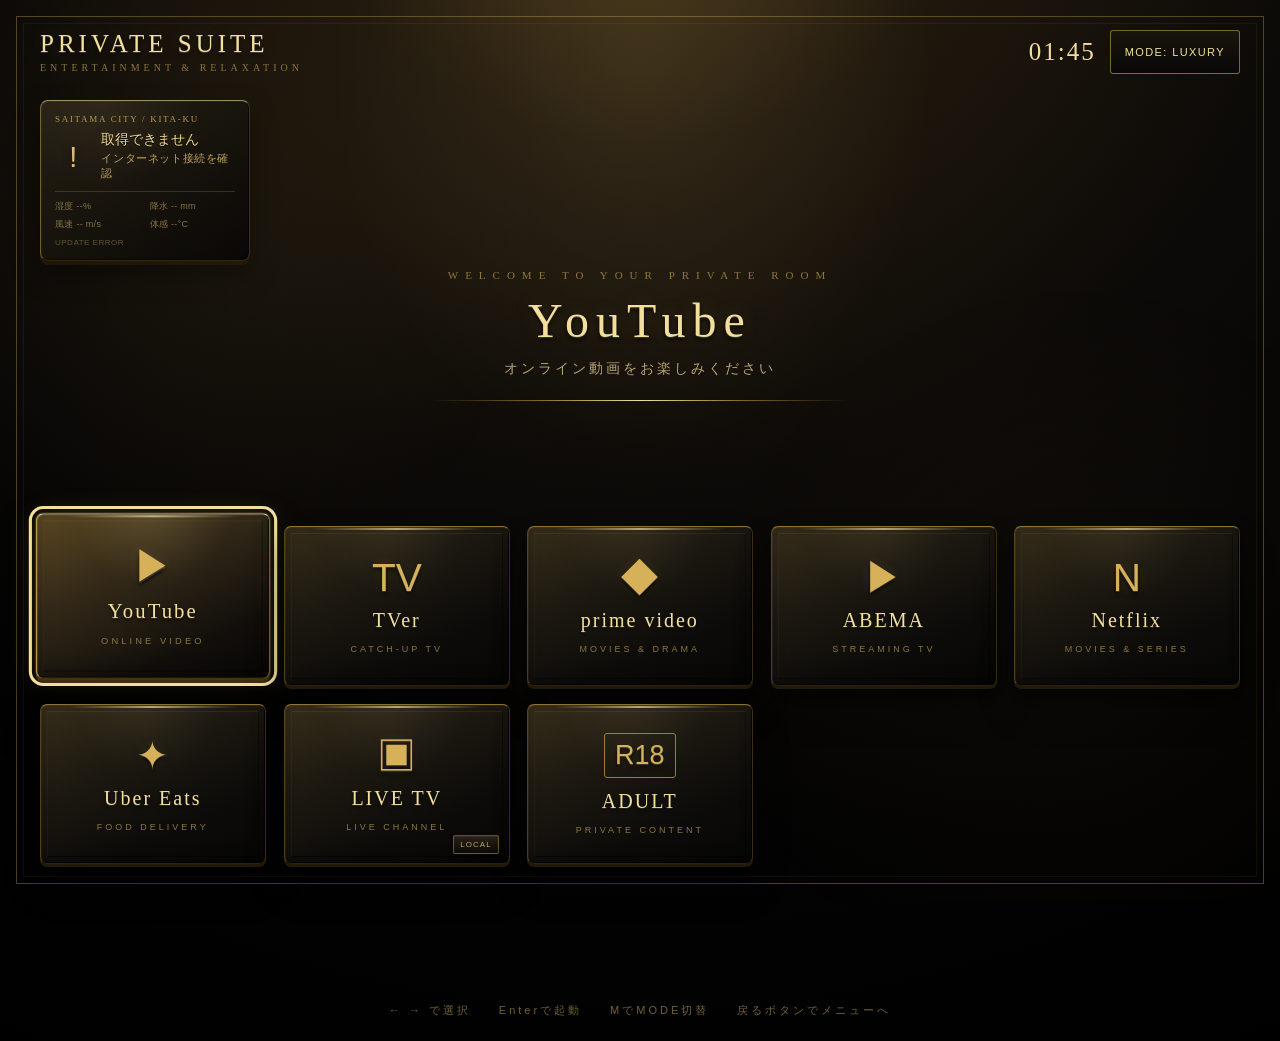
<file: app/src/main/assets/index.html>
<!doctype html>
<html lang="ja">
<head>
  <meta charset="utf-8">
  <meta name="viewport" content="width=device-width, initial-scale=1">
  <title>PRIVATE SUITE - Entertainment Menu</title>

    <link rel="stylesheet" href="css/style.css?v=70">

  <!-- Smartphone Remote QR: 右上配置 -->
  <style>
    .remote-qr-panel{
      top:120px !important;
      right:36px !important;
      bottom:auto !important;
      left:auto !important;
      transform:none !important;
      transform-origin:top right !important;
    }
    .remote-qr-device{margin-top:6px;color:#c5a558;font-size:8px;line-height:1.35;letter-spacing:.55px;white-space:nowrap;overflow:hidden;text-overflow:ellipsis}
    .remote-qr-panel.remote-offline .remote-qr-box{opacity:.28;filter:grayscale(1)}
    .remote-qr-panel.remote-offline .remote-qr-device{color:#a06f65}
  </style>


  <!-- Weather Panel: さいたま市北区 -->
  <style>
    .weather-panel{
      position:fixed;
      top:122px;
      left:36px;
      z-index:45;
      width:210px;
      padding:12px 14px 11px;
      border:1px solid rgba(214,177,90,.42);
      border-top-color:rgba(243,223,155,.62);
      border-left-color:rgba(214,177,90,.50);
      border-right-color:rgba(77,57,19,.82);
      border-bottom-color:rgba(56,40,12,.92);
      border-radius:8px;
      background:
        radial-gradient(circle at 30% 0%,rgba(255,230,165,.06),transparent 42%),
        linear-gradient(145deg,rgba(39,33,21,.94),rgba(9,8,6,.97));
      box-shadow:
        inset 1px 1px 0 rgba(255,235,180,.05),
        inset -1px -1px 0 rgba(0,0,0,.70),
        0 4px 0 rgba(48,34,11,.55),
        0 13px 28px rgba(0,0,0,.36);
      color:#d9bf79;
      backdrop-filter:blur(4px);
      pointer-events:none;
    }

    .weather-location{
      font-family:Georgia,"Times New Roman",serif;
      color:#b9974d;
      font-size:9px;
      letter-spacing:1.7px;
      line-height:1.35;
      margin-bottom:8px;
    }

    .weather-main{
      display:flex;
      align-items:center;
      gap:10px;
    }

    .weather-icon{
      width:38px;
      text-align:center;
      font-size:29px;
      line-height:1;
      filter:drop-shadow(0 2px 4px rgba(0,0,0,.5));
    }

    .weather-temp{
      color:#f0d98f;
      font-family:Georgia,"Times New Roman",serif;
      font-size:29px;
      line-height:1;
      text-shadow:0 1px 0 #000,0 0 10px rgba(214,177,90,.18);
    }

    .weather-condition{
      margin-top:4px;
      color:#bca260;
      font-size:11px;
      letter-spacing:.6px;
    }

    .weather-details{
      display:grid;
      grid-template-columns:1fr 1fr;
      gap:5px 9px;
      margin-top:10px;
      padding-top:8px;
      border-top:1px solid rgba(214,177,90,.20);
      color:#877344;
      font-size:9px;
      line-height:1.4;
      letter-spacing:.3px;
    }

    .weather-updated{
      grid-column:1 / -1;
      margin-top:2px;
      color:#625535;
      font-size:8px;
      letter-spacing:.5px;
    }

    .weather-panel.error .weather-temp{
      font-size:14px;
    }

    @media (max-width:1400px){
      .weather-panel{
        top:108px;
        left:20px;
        transform:scale(.9);
        transform-origin:top left;
      }
    }

    @media (max-width:1180px){
      .weather-panel{
        width:188px;
        transform:scale(.82);
        transform-origin:top left;
      }
    }
  </style>


  <!-- Theme mode: LUXURY / HOTEL VOD -->
  <script>
    (() => {
      try {
        const q = new URLSearchParams(location.search).get("theme");
        const saved = localStorage.getItem("tvLauncherTheme");
        const theme = (q === "hotel" || q === "luxury") ? q : (saved || "luxury");
        document.documentElement.setAttribute("data-launcher-theme", theme);
      } catch (e) {
        document.documentElement.setAttribute("data-launcher-theme", "luxury");
      }
    })();
  </script>
  <link rel="stylesheet" href="css/theme_modes.css?v=70">

<link rel="stylesheet" href="css/android.css"></head>

<body tabindex="-1">
  <div class="ambient"></div>

  <header>
    <div class="brand-wrap">
      <div class="brand">PRIVATE SUITE</div>
      <div class="brand-sub">ENTERTAINMENT & RELAXATION</div>
    </div>

    <div class="top-right">
      <div id="clock">--:--</div>
      <button id="themeBtn" type="button" title="Mキーでも切替">MODE: LUXURY</button>
      <button id="fullscreenBtn" type="button">全画面</button>
    </div>
  </header>

  
  <!-- さいたま市北区 気象状況 -->
  <aside class="weather-panel" id="weatherPanel" aria-label="さいたま市北区の気象状況">
    <div class="weather-location">SAITAMA CITY / KITA-KU</div>
    <div class="weather-main">
      <div class="weather-icon" id="weatherIcon">--</div>
      <div>
        <div class="weather-temp" id="weatherTemp">--°C</div>
        <div class="weather-condition" id="weatherCondition">気象情報を取得中</div>
      </div>
    </div>
    <div class="weather-details">
      <div id="weatherHumidity">湿度 --%</div>
      <div id="weatherRain">降水 -- mm</div>
      <div id="weatherWind">風速 -- m/s</div>
      <div id="weatherFeel">体感 --°C</div>
      <div class="weather-updated" id="weatherUpdated">UPDATE --:--</div>
    </div>
  </aside>


  <!-- HOTEL VODテーマ専用インフォメーション -->
  <aside class="hotel-vod-panel" aria-hidden="true">
    <div class="hotel-vod-head"><span>●</span> VOD NEWS</div>
    <div class="hotel-vod-news">
      <div>◎ タッチ・リモコン操作対応</div>
      <div>◎ LIVE TV・ローカル動画を視聴</div>
      <div>◎ YouTube・TVer・Prime Video</div>
      <div>◎ MODEボタンで画面デザイン切替</div>
    </div>
    <div class="hotel-topic-head">HOTEL TOPICS</div>
    <div class="hotel-topic-grid">
      <div><b>REMOTE</b><span>十字キーで操作</span></div>
      <div><b>LIVE TV</b><span>チャンネル一覧</span></div>
      <div><b>VOD</b><span>動画サービス</span></div>
      <div><b>PRIVATE</b><span>客室メニュー</span></div>
    </div>
    <div class="hotel-panel-note">PRIVATE SUITE ENTERTAINMENT SYSTEM</div>
  </aside>

  <main>
    <section class="hero">
      <div class="eyebrow">WELCOME TO YOUR PRIVATE ROOM</div>
      <h1 id="serviceName">YouTube</h1>
      <p id="serviceDesc">オンライン動画をお楽しみください</p>
      <div class="ornament"></div>
    </section>

    <section class="rail-wrap">
      <div class="rail" id="appRail">

        <a class="app-card active"
           href="https://www.youtube.com/" target="_blank" rel="noopener"
           data-name="YouTube"
           data-desc="オンライン動画をお楽しみください">
          <span class="icon">▶</span>
          <span class="logo">YouTube</span>
          <span class="small-label">ONLINE VIDEO</span>
        </a>

        <a class="app-card"
           href="https://tver.jp/" target="_blank" rel="noopener"
           data-name="TVer"
           data-desc="民放テレビ番組をお楽しみください">
          <span class="icon">TV</span>
          <span class="logo">TVer</span>
          <span class="small-label">CATCH-UP TV</span>
        </a>

        <a class="app-card"
           href="https://www.amazon.co.jp/gp/video/storefront/" target="_blank" rel="noopener"
           data-name="Prime Video"
           data-desc="映画・ドラマをお楽しみください">
          <span class="icon">◆</span>
          <span class="logo">prime video</span>
          <span class="small-label">MOVIES & DRAMA</span>
        </a>


        <a class="app-card" href="https://abema.tv/" data-name="ABEMA" data-desc="ABEMAを起動します"><span class="icon">▶</span><span class="logo">ABEMA</span><span class="small-label">STREAMING TV</span></a>
        <a class="app-card" href="https://www.netflix.com/" data-name="Netflix" data-desc="Netflixを起動します"><span class="icon">N</span><span class="logo">Netflix</span><span class="small-label">MOVIES & SERIES</span></a>
        <a class="app-card" href="https://www.ubereats.com/jp" data-name="Uber Eats" data-desc="ブラウザで注文サイトを開きます"><span class="icon">✦</span><span class="logo">Uber Eats</span><span class="small-label">FOOD DELIVERY</span></a>
        <a class="app-card"
           href="library.html"
           data-name="ライブTV"
           data-desc="ライブチャンネルを視聴します">
          <span class="icon">▣</span>
          <span class="logo">LIVE TV</span>
          <span class="small-label">LIVE CHANNEL</span>
          <span class="local-badge">LOCAL</span>
        </a>

        <a class="app-card r18"
           id="r18Link"
           href="https://missav.live/" target="_blank" rel="noopener"
           data-name="R18"
           data-desc="プライベートコンテンツ">
          <span class="icon">R18</span>
          <span class="logo">ADULT</span>
          <span class="small-label">PRIVATE CONTENT</span>
        </a>

      </div>
    </section>

    <div class="hint">← → で選択　　Enterで起動　　MでMODE切替　　戻るボタンでメニューへ</div>
  </main>

  <!-- UI効果音 -->
  <audio id="hoverSfx" preload="auto" src="audio/ui_hover.wav"></audio>
  <audio id="selectSfx" preload="auto" src="audio/ui_select.wav"></audio>

  <!-- BGM -->
  <audio id="bgm" autoplay preload="auto" loop>
    <source src="audio/若草の花かんむり.mp3" type="audio/mpeg">
  </audio>
  <script src="js/index.js?v=80"></script>
  




  <!-- 外部サイト表示中はBGMを停止し、戻ったら続きから再生 -->
  <script>
    (() => {
      const pageBgm = document.getElementById("bgm");
      if (!pageBgm) return;

      document.addEventListener("visibilitychange", () => {
        if (document.hidden) {
          pageBgm.pause();
        } else {
          pageBgm.play().catch(() => {
            // Chromeの自動再生制限時は既存の操作時再生処理に任せる
          });
        }
      });
    })();
  </script>


  <!-- Weather data: Open-Meteo -->
  <script>
    (() => {
      // さいたま市北区の代表点付近
      const LAT = 35.93139;
      const LON = 139.620287;

      const panel = document.getElementById("weatherPanel");
      const iconEl = document.getElementById("weatherIcon");
      const tempEl = document.getElementById("weatherTemp");
      const conditionEl = document.getElementById("weatherCondition");
      const humidityEl = document.getElementById("weatherHumidity");
      const rainEl = document.getElementById("weatherRain");
      const windEl = document.getElementById("weatherWind");
      const feelEl = document.getElementById("weatherFeel");
      const updatedEl = document.getElementById("weatherUpdated");

      const weatherText = (code) => {
        const map = {
          0:["☀","快晴"],
          1:["🌤","晴れ"],
          2:["⛅","一部曇り"],
          3:["☁","曇り"],
          45:["🌫","霧"],
          48:["🌫","着氷性の霧"],
          51:["🌦","弱い霧雨"],
          53:["🌦","霧雨"],
          55:["🌧","強い霧雨"],
          56:["🌧","弱い着氷性霧雨"],
          57:["🌧","着氷性霧雨"],
          61:["🌦","弱い雨"],
          63:["🌧","雨"],
          65:["🌧","強い雨"],
          66:["🌧","弱い着氷性の雨"],
          67:["🌧","着氷性の雨"],
          71:["🌨","弱い雪"],
          73:["🌨","雪"],
          75:["❄","強い雪"],
          77:["❄","霧雪"],
          80:["🌦","弱いにわか雨"],
          81:["🌧","にわか雨"],
          82:["⛈","激しいにわか雨"],
          85:["🌨","弱いにわか雪"],
          86:["❄","強いにわか雪"],
          95:["⛈","雷雨"],
          96:["⛈","ひょうを伴う雷雨"],
          99:["⛈","激しいひょうを伴う雷雨"]
        };
        return map[code] || ["◌","天候不明"];
      };

      async function updateWeather() {
        const url =
          `https://api.open-meteo.com/v1/forecast?latitude=${LAT}&longitude=${LON}` +
          `&current=temperature_2m,relative_humidity_2m,apparent_temperature,precipitation,weather_code,wind_speed_10m` +
          `&temperature_unit=celsius&wind_speed_unit=ms&precipitation_unit=mm&timezone=Asia%2FTokyo`;

        try {
          const response = await fetch(url, { cache: "no-store" });
          if (!response.ok) throw new Error("weather response");
          const data = await response.json();
          const c = data.current;
          if (!c) throw new Error("weather data");

          const [icon, label] = weatherText(c.weather_code);

          panel.classList.remove("error");
          iconEl.textContent = icon;
          tempEl.textContent = `${Math.round(c.temperature_2m)}°C`;
          conditionEl.textContent = label;
          humidityEl.textContent = `湿度 ${Math.round(c.relative_humidity_2m)}%`;
          rainEl.textContent = `降水 ${Number(c.precipitation).toFixed(1)} mm`;
          windEl.textContent = `風速 ${Number(c.wind_speed_10m).toFixed(1)} m/s`;
          feelEl.textContent = `体感 ${Math.round(c.apparent_temperature)}°C`;

          const time = c.time ? c.time.slice(11,16) : new Date().toLocaleTimeString("ja-JP", {
            hour:"2-digit", minute:"2-digit"
          });
          updatedEl.textContent = `UPDATE ${time}`;
        } catch (e) {
          panel.classList.add("error");
          iconEl.textContent = "!";
          tempEl.textContent = "取得できません";
          conditionEl.textContent = "インターネット接続を確認";
          humidityEl.textContent = "湿度 --%";
          rainEl.textContent = "降水 -- mm";
          windEl.textContent = "風速 -- m/s";
          feelEl.textContent = "体感 --°C";
          updatedEl.textContent = "UPDATE ERROR";
        }
      }

      updateWeather();
      setInterval(updateWeather, 10 * 60 * 1000);

      document.addEventListener("visibilitychange", () => {
        if (!document.hidden) updateWeather();
      });
    })();
  </script>




<script src="js/android.js"></script></body>
</html>
</file>
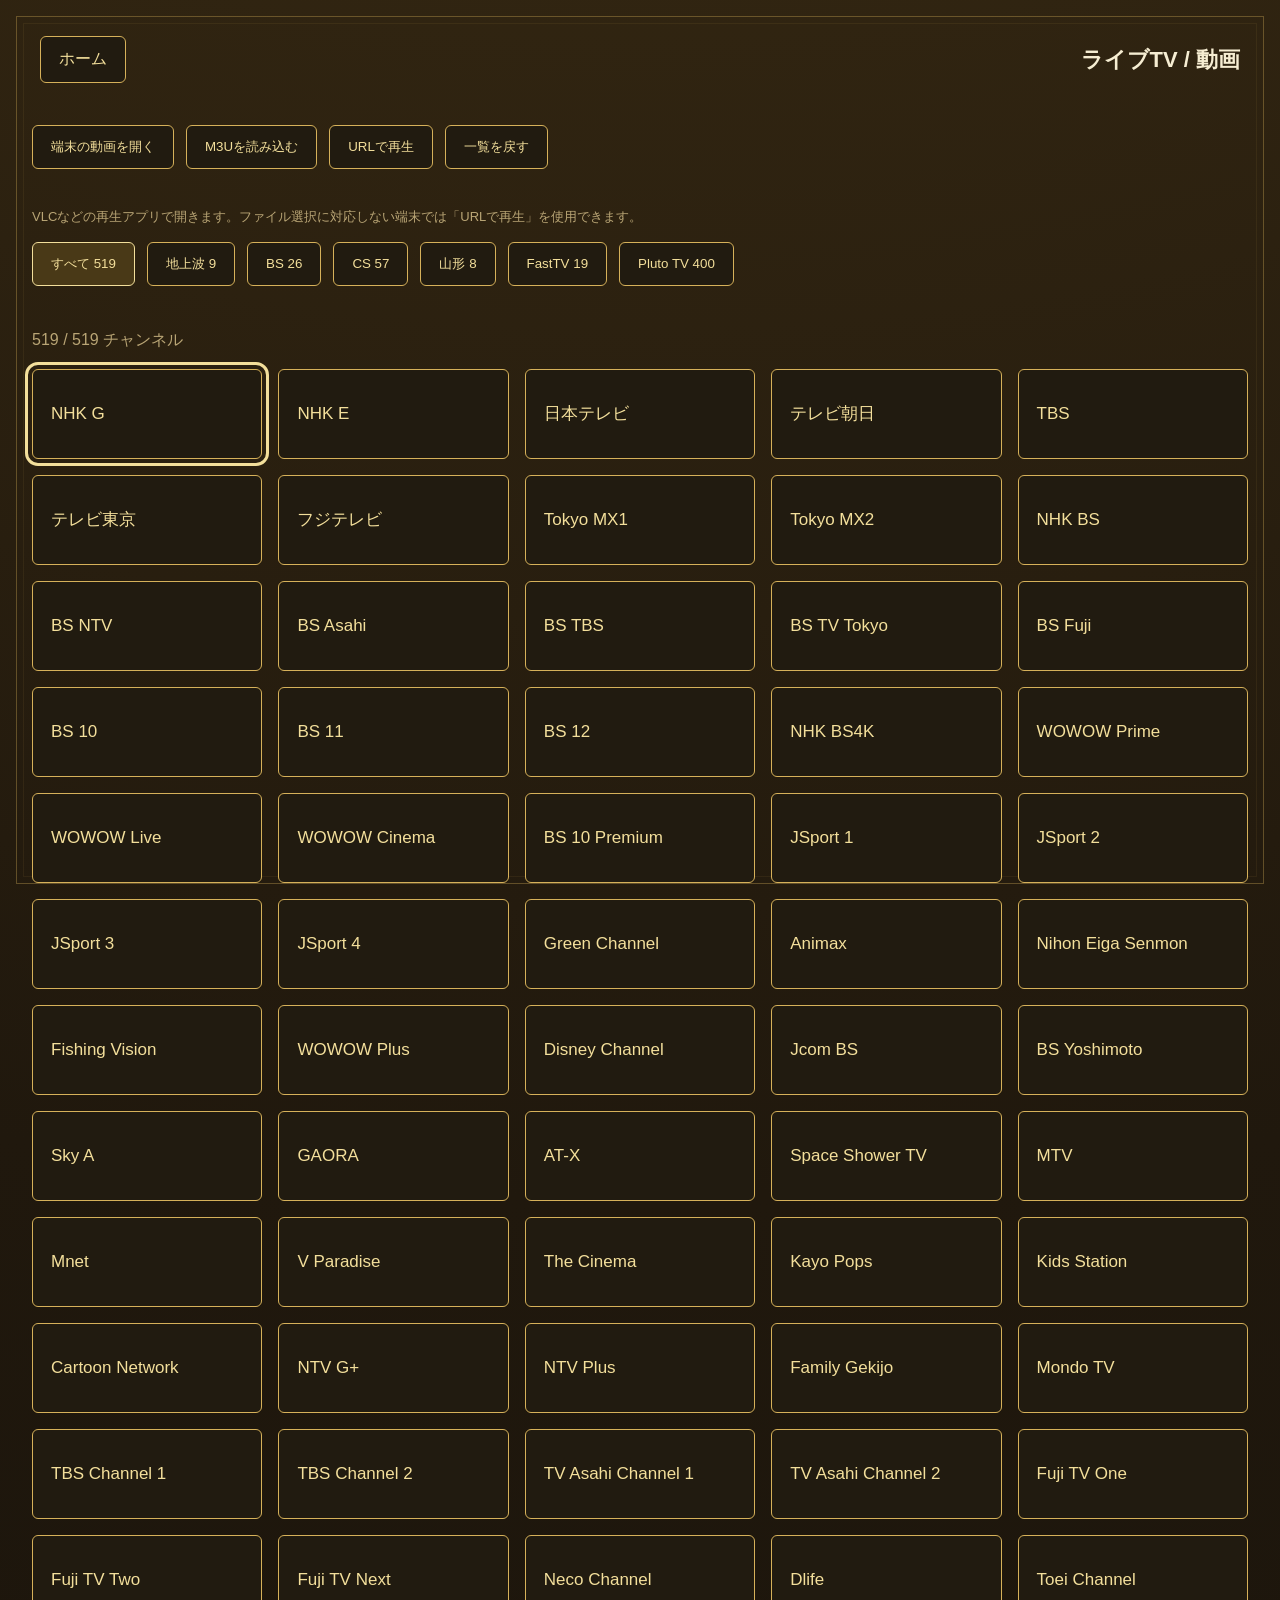
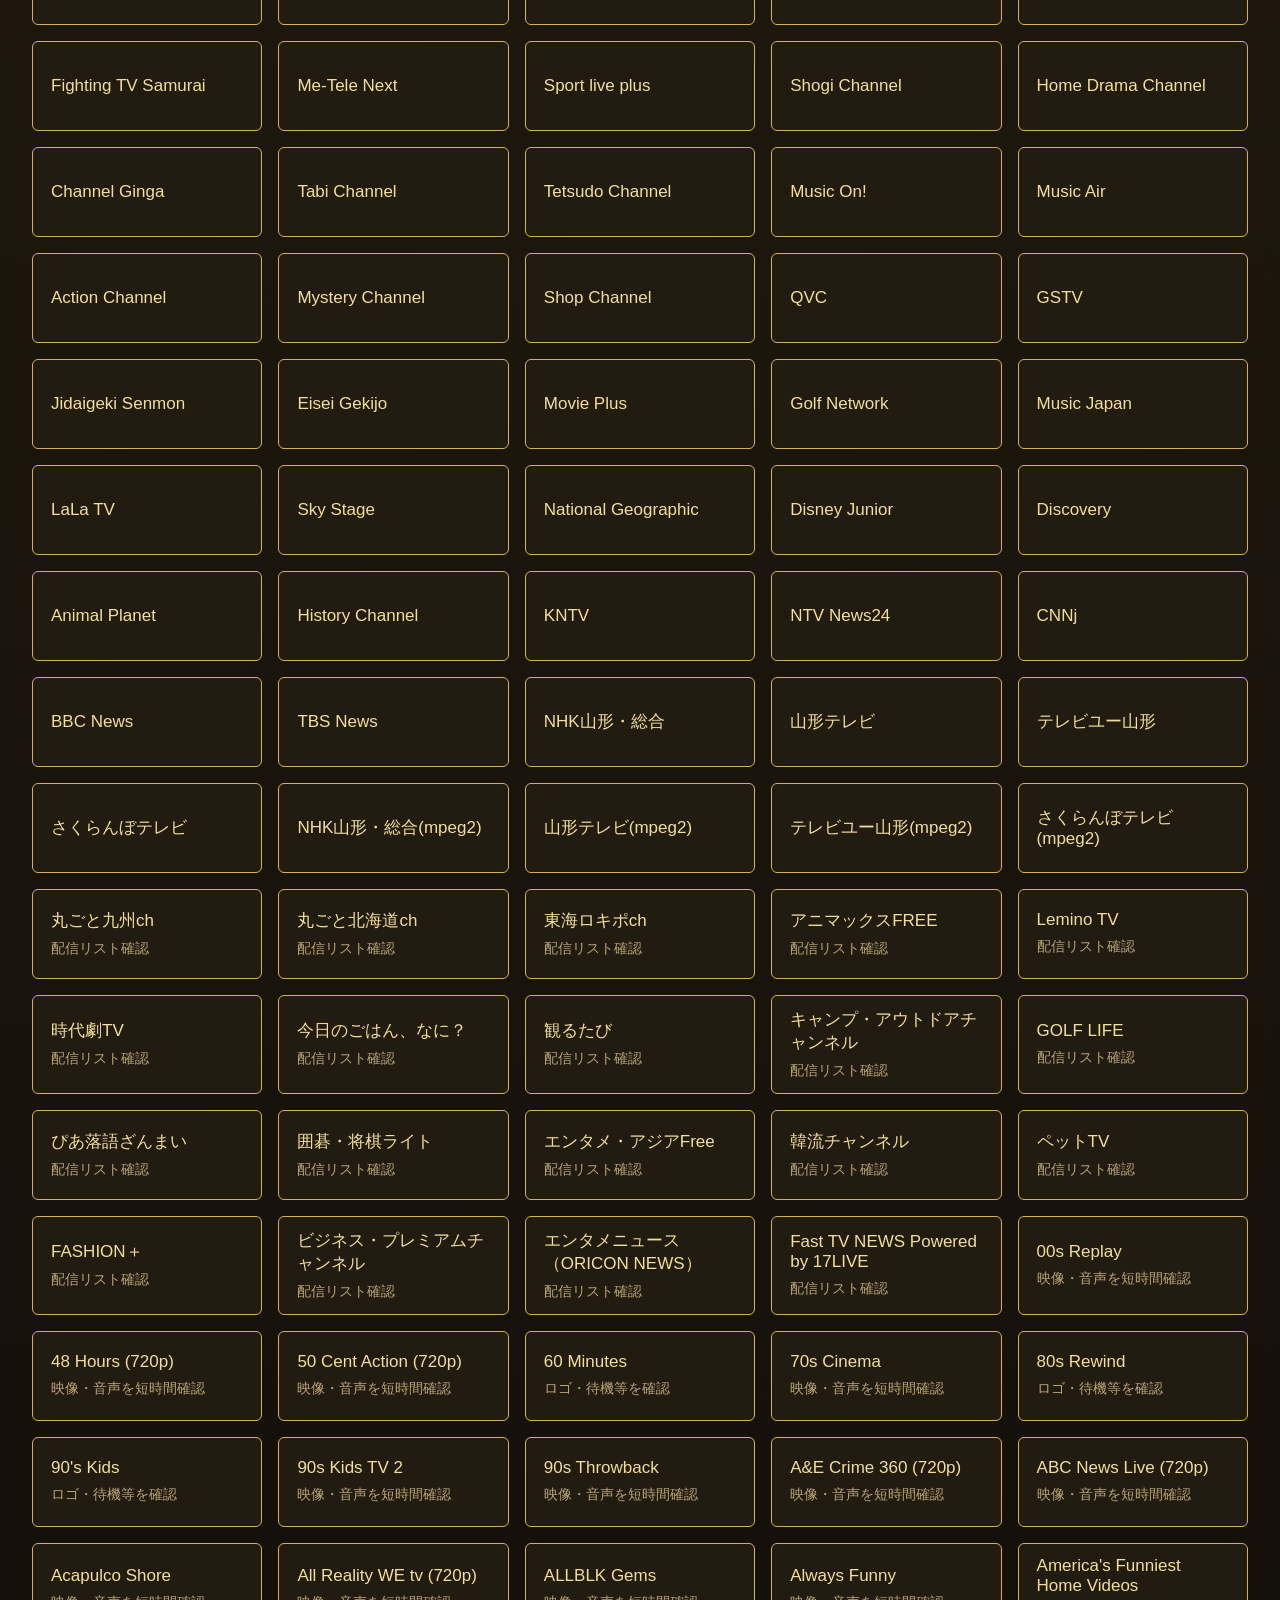
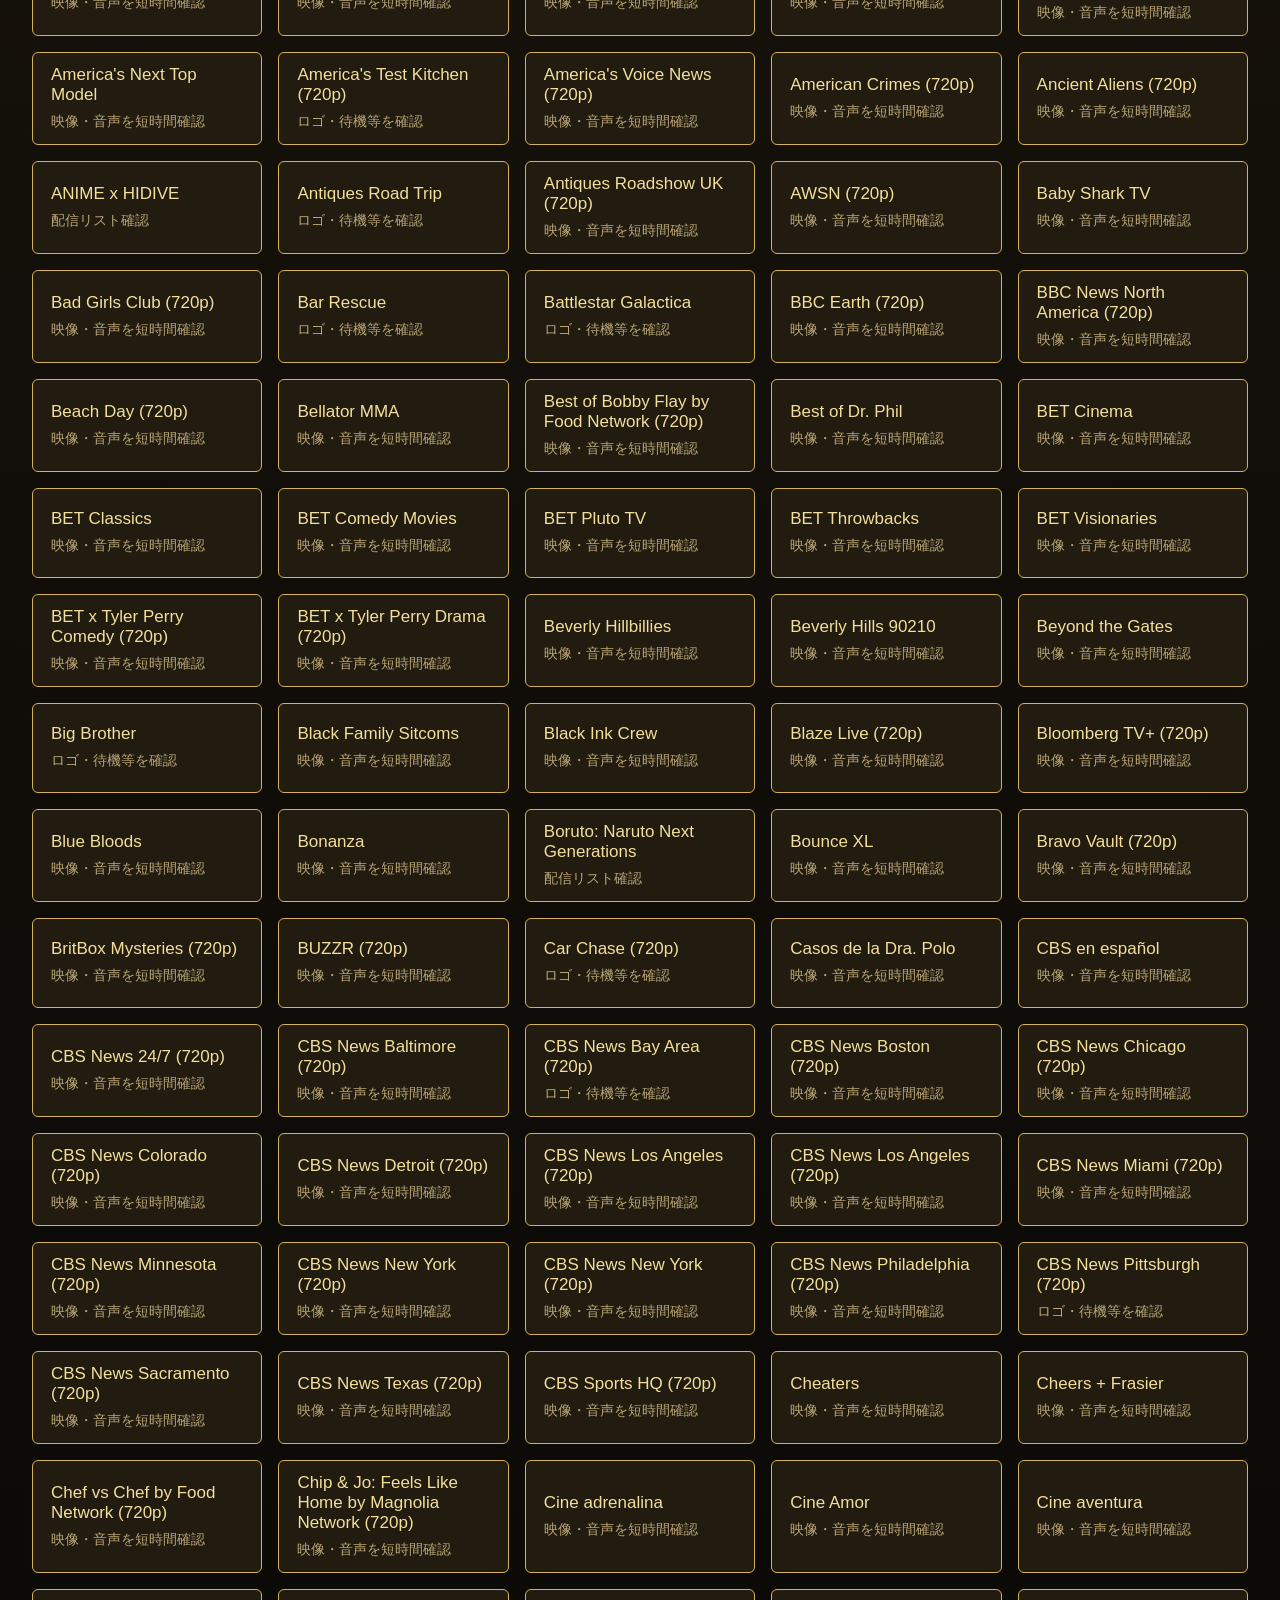
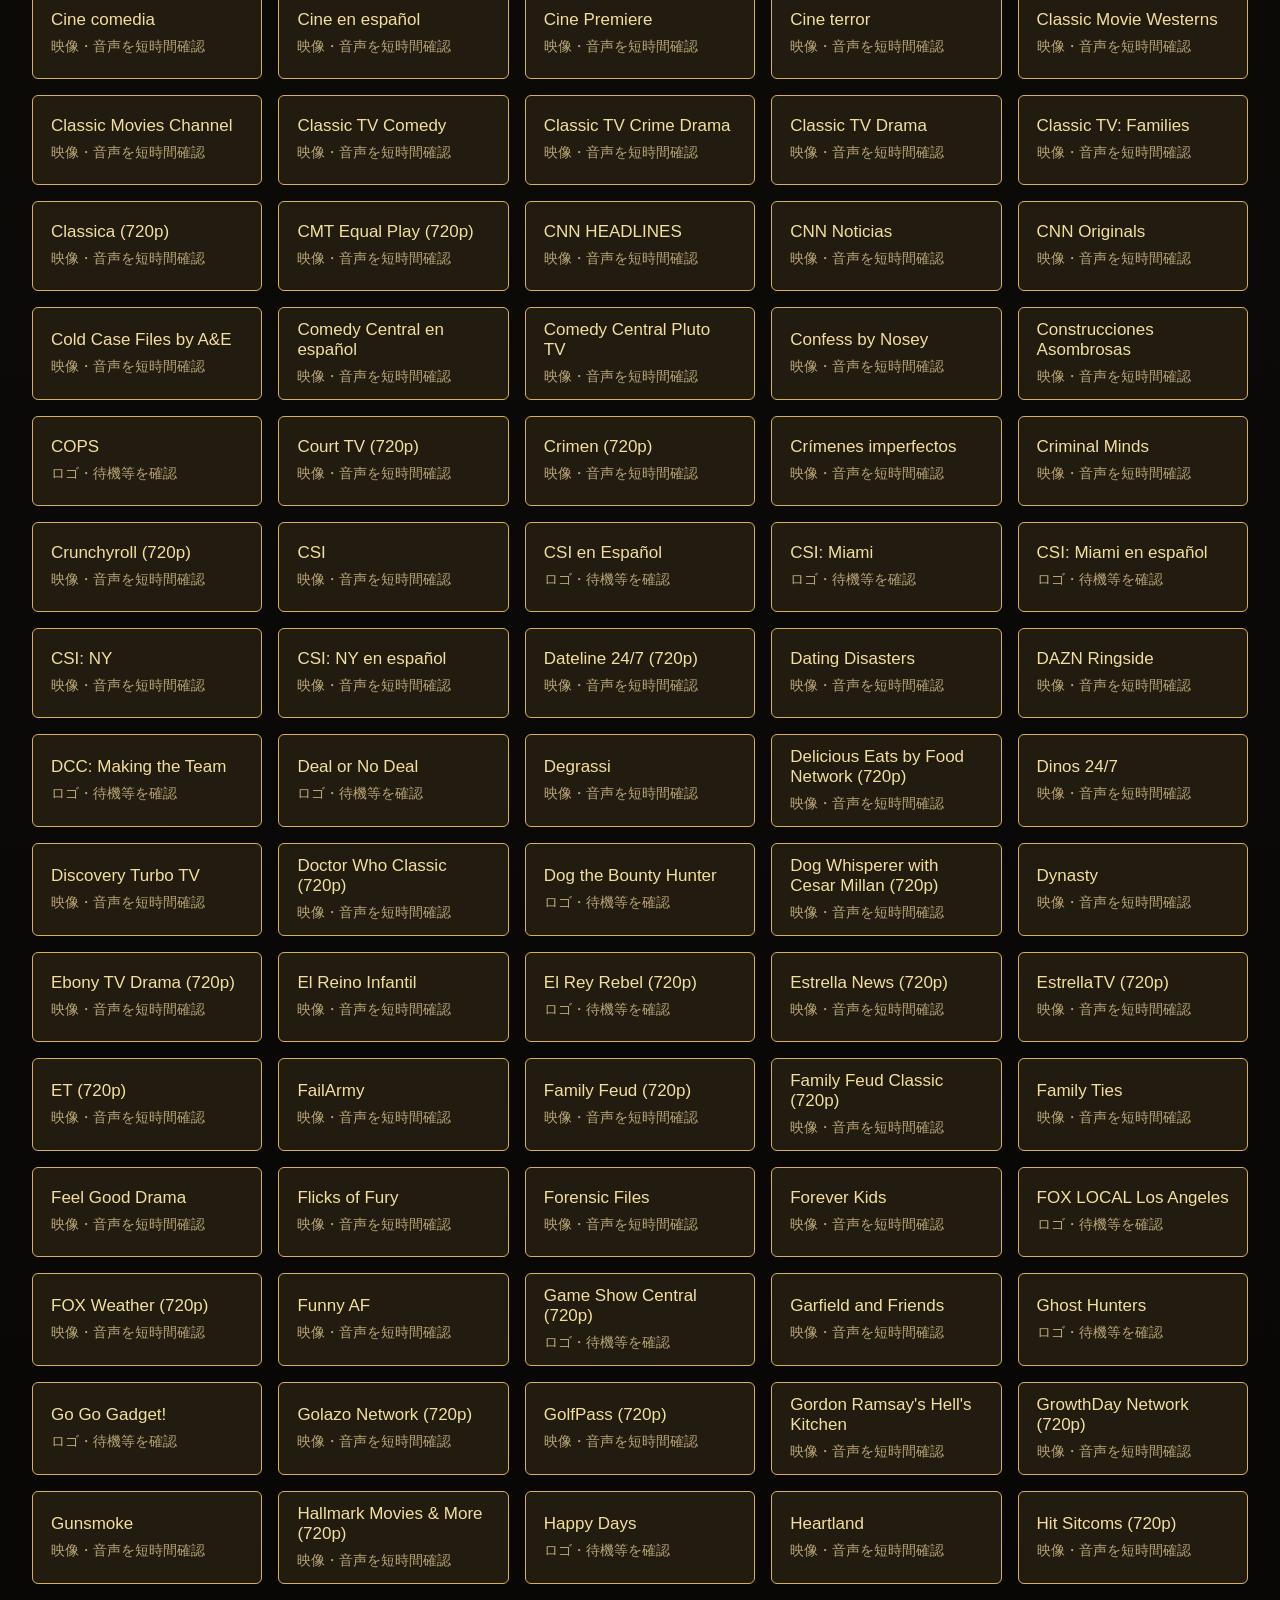
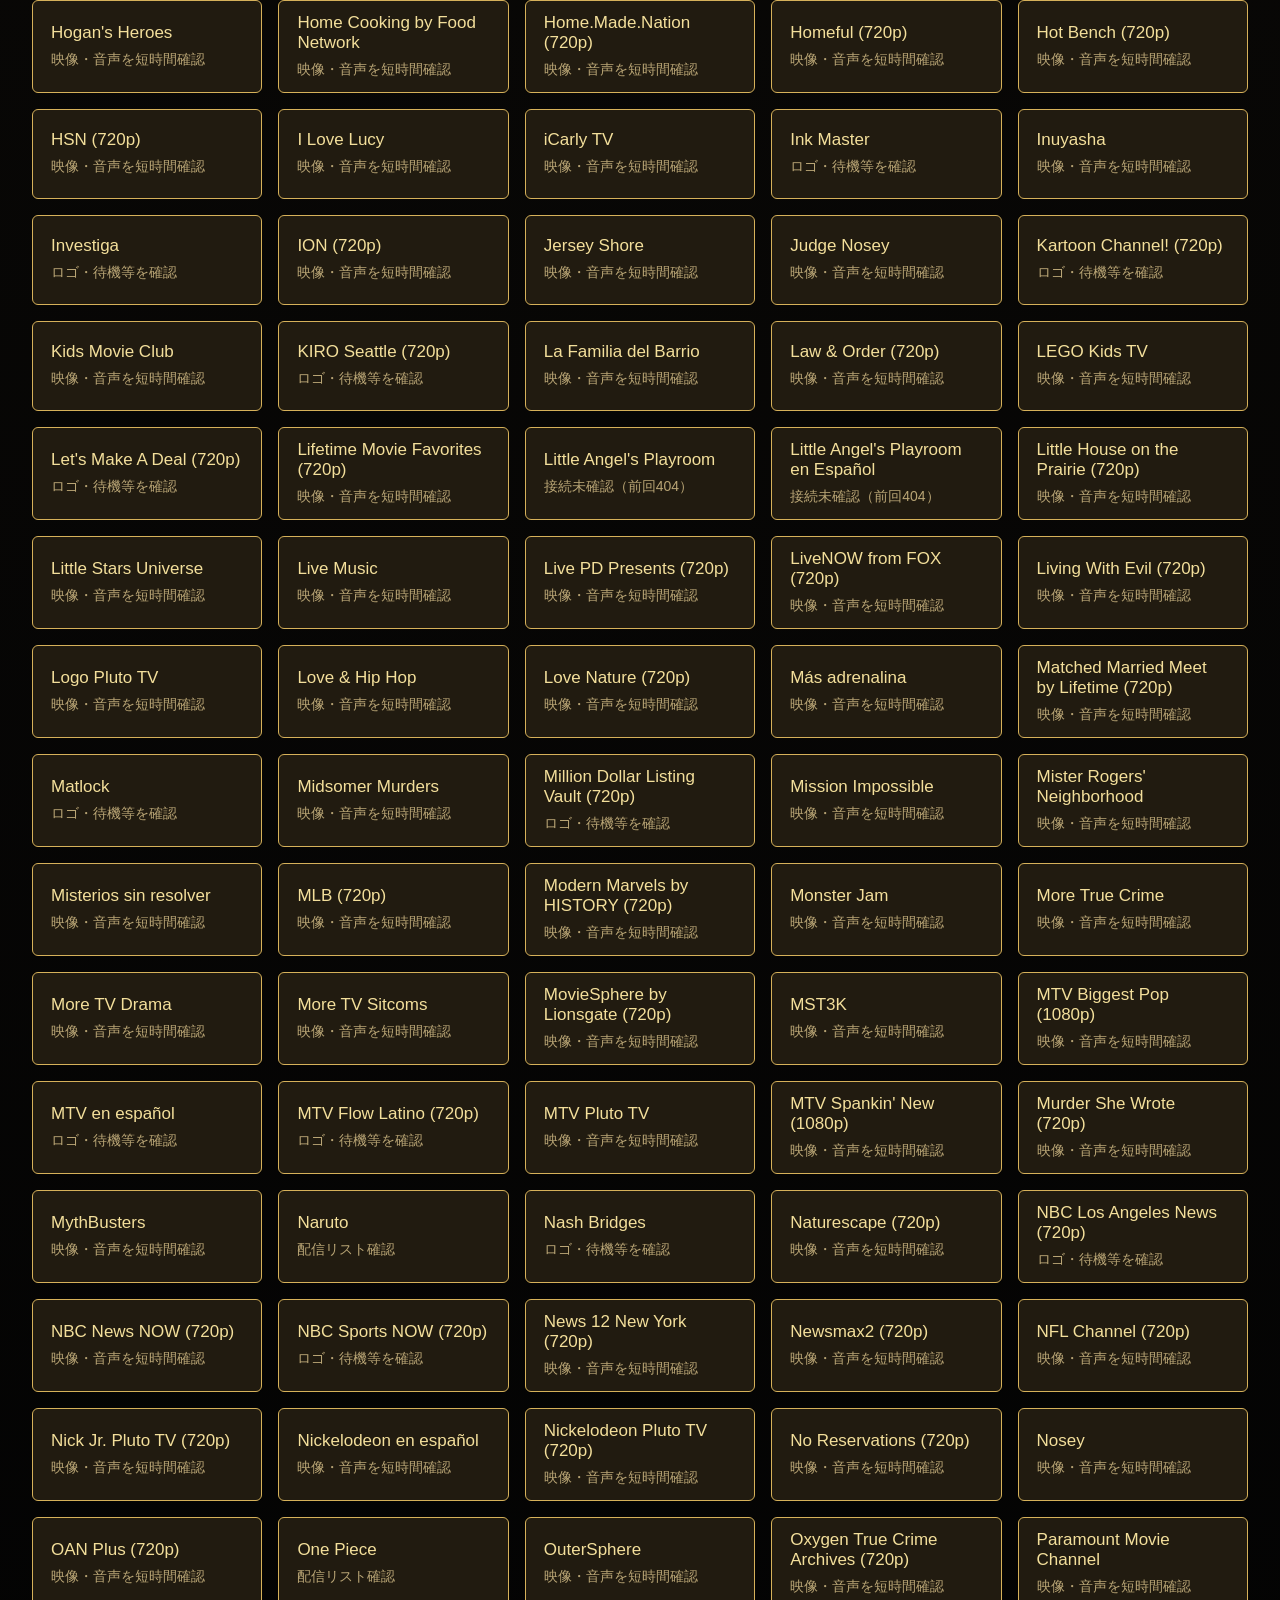
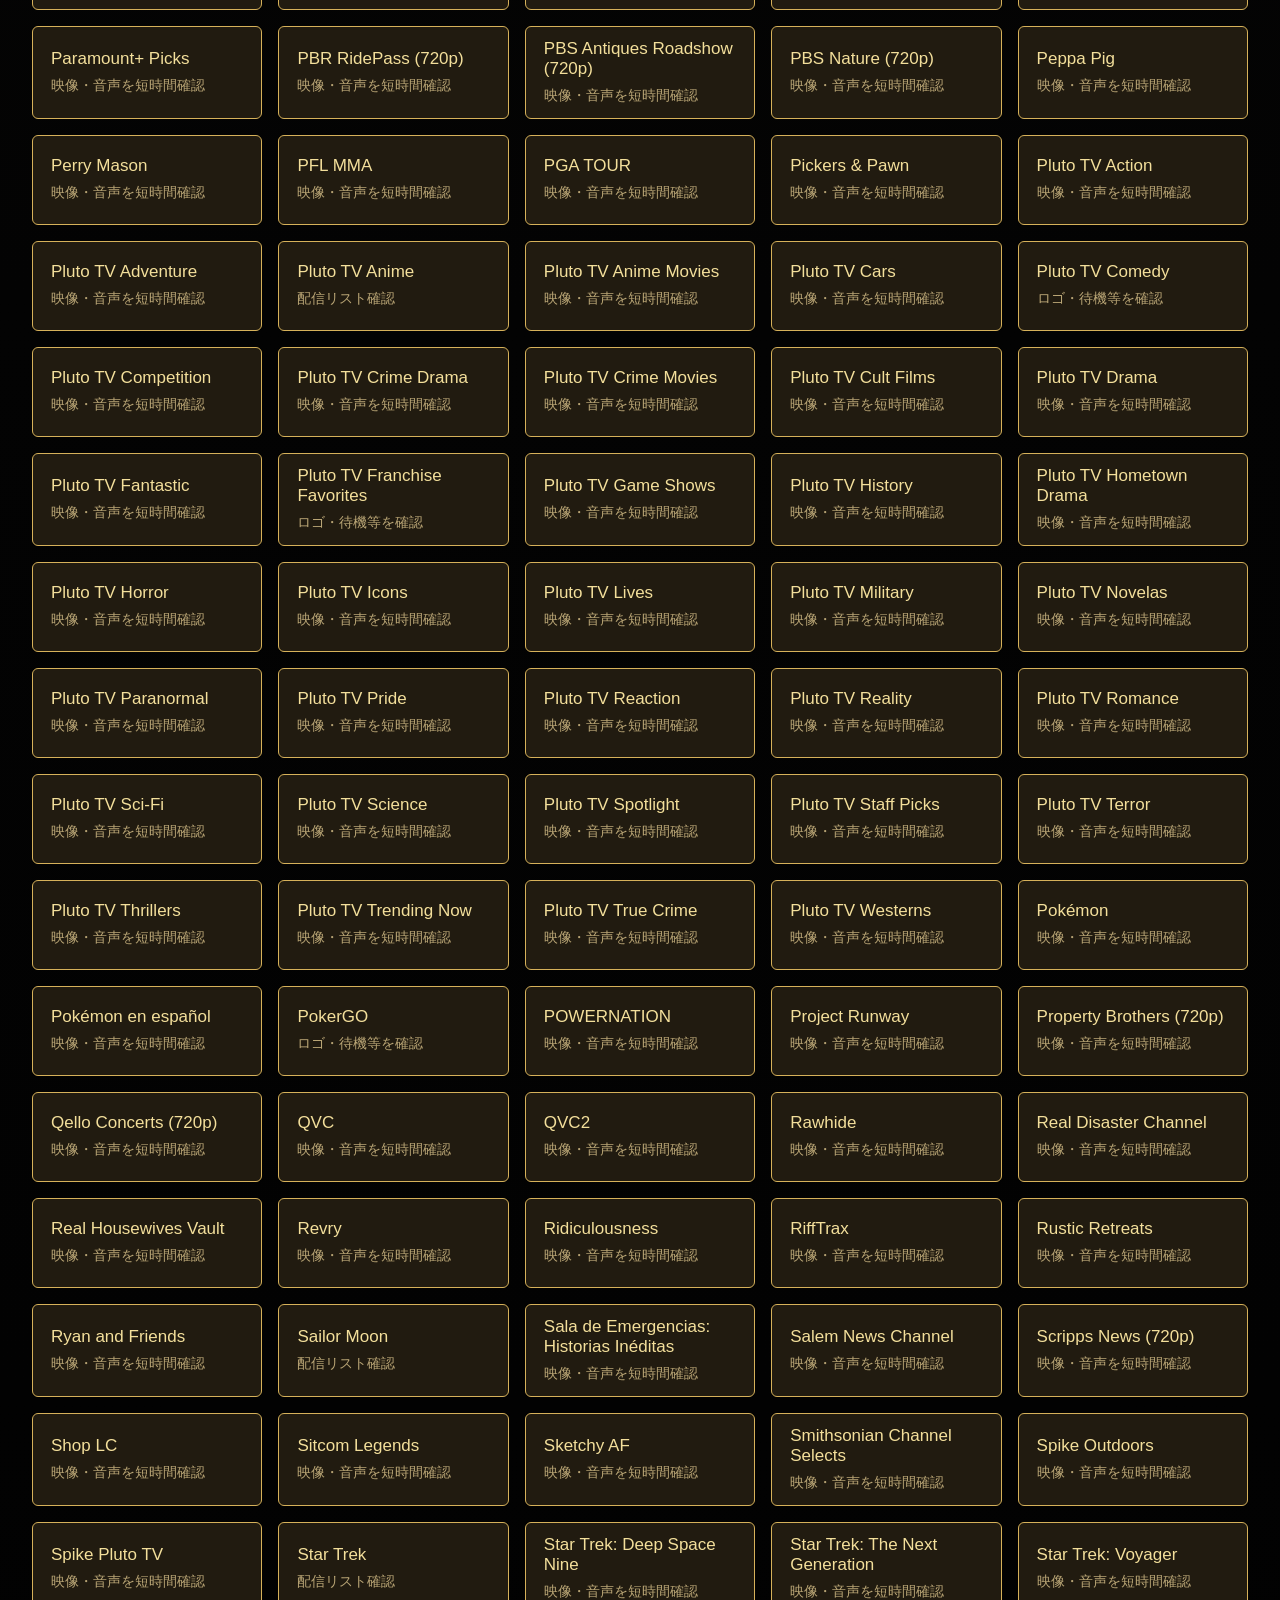
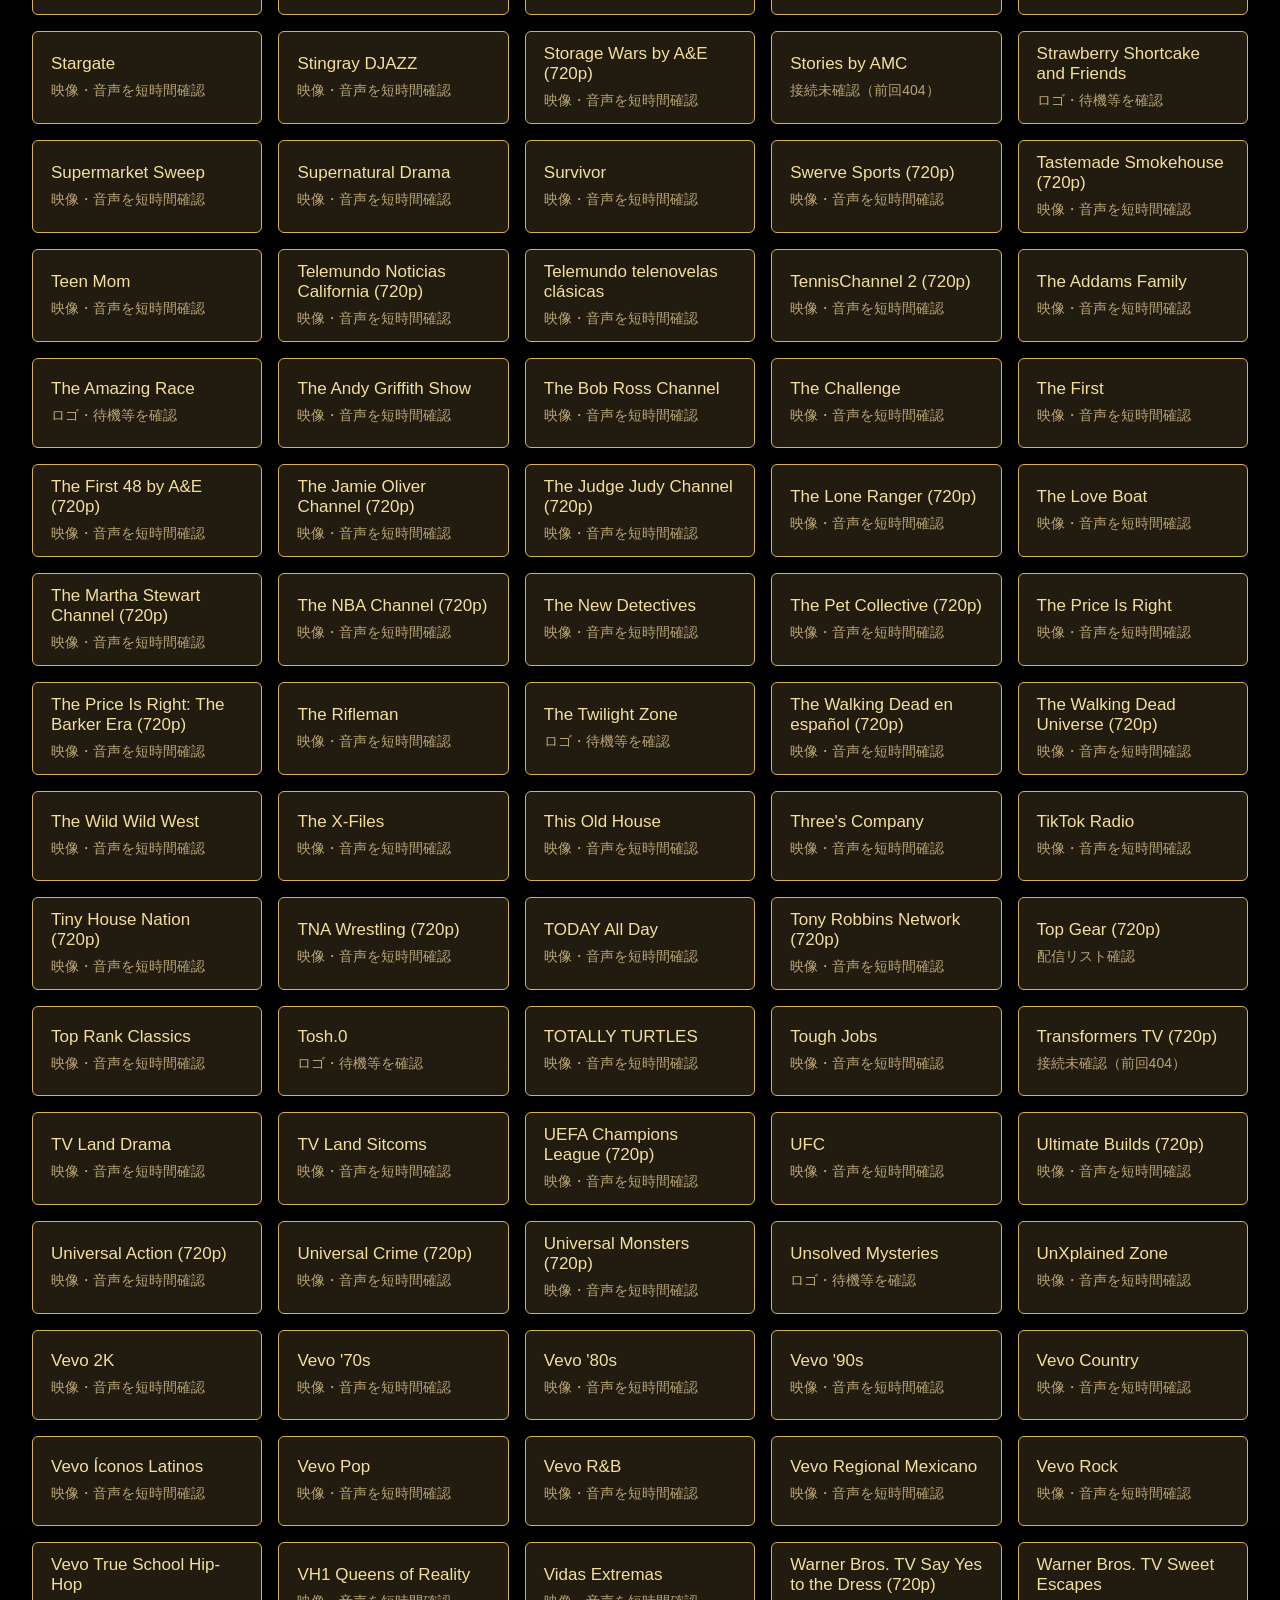
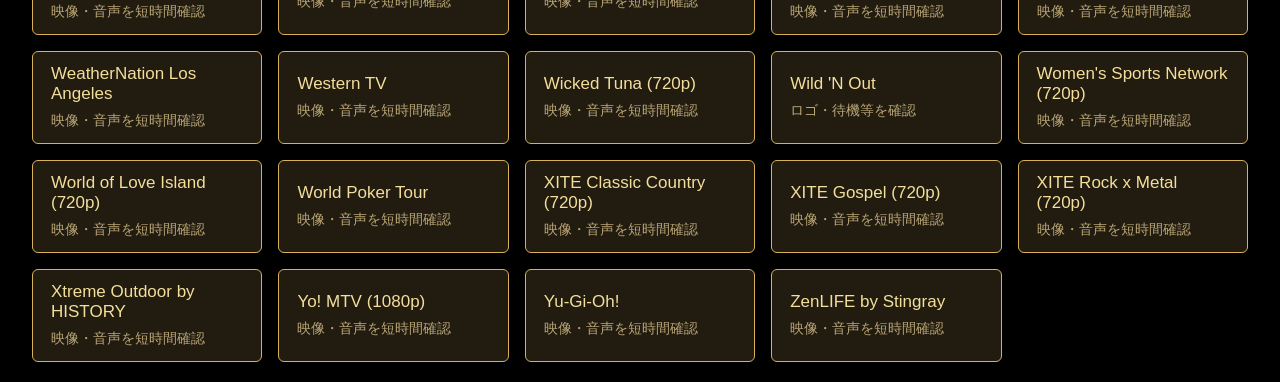
<file: app/src/main/assets/library.html>
<!doctype html>
<html lang="ja"><head><meta charset="utf-8"><meta name="viewport" content="width=device-width,initial-scale=1"><title>ライブTV / 動画</title><link rel="stylesheet" href="css/style.css"><link rel="stylesheet" href="css/android.css"><style>
main{padding:20px 32px}.toolbar{display:flex;flex-wrap:wrap;gap:12px;margin-bottom:24px}button,.back{padding:12px 18px;color:#f3df9b;background:#211b10;border:1px solid #d6b15a;border-radius:6px;text-decoration:none}.channels{display:grid;grid-template-columns:repeat(auto-fit,minmax(190px,1fr));gap:16px}.channel{min-height:90px;text-align:left;font-size:17px}.channel span,.channel small{display:block}.channel small{font-size:14px;color:#b9a575;line-height:1.5;margin-top:6px}h1{font-size:22px}p{color:#b9a575;line-height:1.7}header{align-items:center}.note{font-size:13px}#channelFilters button[aria-pressed=true]{background:#493917;border-color:#f3df9b}
</style></head><body><header><a class="back" href="index.html">ホーム</a><h1>ライブTV / 動画</h1></header><main>
<div class="toolbar"><button onclick="tvAction('pickVideo')">端末の動画を開く</button><button onclick="tvAction('pickPlaylist')">M3Uを読み込む</button><button onclick="tvAction('enterUrl')">URLで再生</button><button onclick="if(confirm('元のチャンネル一覧に戻しますか？'))tvAction('resetChannels')">一覧を戻す</button></div>
<p class="note">VLCなどの再生アプリで開きます。ファイル選択に対応しない端末では「URLで再生」を使用できます。</p>
<div id="channelFilters" class="toolbar" aria-label="チャンネル分類"></div><p id="count" role="status" aria-live="polite"></p><div id="channels" class="channels"></div></main>
<script src="data/library_data.js"></script><script>
(function(){
  var list=window.TV_CHANNELS||[],builtInBySource={};
  list.forEach(function(c){builtInBySource[c.source]=c;});
  try {
    if(window.Android&&typeof Android.channels==='function') {
      var saved=Android.channels();
      if(saved){var parsed=JSON.parse(saved);if(Array.isArray(parsed))list=parsed.map(function(c){
        var defaults=builtInBySource[c.source];if(!defaults)return c;
        var copy={};Object.keys(c).forEach(function(k){copy[k]=c[k];});
        ['group','logo','checkLabel'].forEach(function(k){if(!copy[k]&&defaults[k])copy[k]=defaults[k];});
        return copy;
      });}
    }
  } catch(e){console.log(e);}
  var box=document.getElementById('channels'),filters=document.getElementById('channelFilters'),category='すべて',groups=['すべて'];
  list.forEach(function(c){var group=c.group||'その他';if(groups.indexOf(group)<0)groups.push(group);});
  function render(){
    while(box.firstChild)box.removeChild(box.firstChild);
    var visible=list.filter(function(c){return category==='すべて'||(c.group||'その他')===category;});
    document.getElementById('count').textContent=list.length?visible.length+' / '+list.length+' チャンネル':'チャンネルが見つかりません。M3Uファイルを読み込んでください。';
    visible.forEach(function(c){
      var b=document.createElement('button');b.className='channel';b.setAttribute('type','button');
      var name=document.createElement('span');name.textContent=c.name||'名称なし';b.appendChild(name);
      if(c.checkLabel){var note=document.createElement('small');note.textContent=c.checkLabel;b.appendChild(note);}
      b.onclick=function(){if(window.Android&&Android.playMedia){Android.playMedia(c.source);}else{alert('この画面での再生には専用Android APKが必要です。');}};
      box.appendChild(b);
    });
    Array.prototype.forEach.call(filters.children,function(b){b.setAttribute('aria-pressed',String(b._category===category));});
  }
  groups.forEach(function(group){
    var b=document.createElement('button');b.setAttribute('type','button');b._category=group;
    var count=group==='すべて'?list.length:list.filter(function(c){return(c.group||'その他')===group;}).length;
    b.textContent=(group==='Tokyo'?'地上波':group)+' '+count;
    b.onclick=function(){category=group;render();b.focus();};filters.appendChild(b);
  });
  render();
  window.tvAction=function(name){if(window.Android&&typeof Android[name]==='function'){Android[name]();}else{alert('この機能を使うにはPRIVATE SUITEのAndroid APKが必要です。');}};
  var firstChannel=box.querySelector('button');
  if(firstChannel){firstChannel.setAttribute('tabindex','0');setTimeout(function(){firstChannel.focus();},150);}
  document.addEventListener('keydown',function(e){if(e.key==='Escape'||e.key==='Backspace')window.location.href='index.html';});
})();
</script><script src="js/android.js"></script></body></html>
</file>
<file: app/src/main/assets/css/style.css>
:root{
      --gold:#d6b15a;
      --gold2:#f3df9b;
      --gold-dark:#806322;
      --black:#050505;
      --panel:#11100e;
      --muted:#9e8956;
      --white:#f6edd2;
    }

    *{ box-sizing:border-box; }

    html,body{
      margin:0;
      width:100%;
      height:100%;
      overflow:hidden;
      background:#000;
    }

    body{
      font-family:"Yu Gothic UI","Meiryo",sans-serif;
      color:var(--white);
      background:
        radial-gradient(circle at 50% -20%, #443417 0%, #17120b 30%, #070707 58%, #000 100%);
    }

    body::before{
      content:"";
      position:fixed;
      inset:16px;
      border:1px solid rgba(214,177,90,.35);
      pointer-events:none;
      z-index:20;
    }

    body::after{
      content:"";
      position:fixed;
      inset:23px;
      border:1px solid rgba(214,177,90,.08);
      pointer-events:none;
      z-index:20;
    }

    .ambient{
      position:fixed;
      inset:0;
      pointer-events:none;
      background:
        radial-gradient(circle at 18% 25%, rgba(214,177,90,.07), transparent 28%),
        radial-gradient(circle at 80% 70%, rgba(214,177,90,.04), transparent 30%);
    }

    header{
      height:125px;
      padding:34px 62px 0;
      display:flex;
      justify-content:space-between;
      align-items:flex-start;
      position:relative;
      z-index:2;
    }

    .brand-wrap{
      display:flex;
      flex-direction:column;
      gap:4px;
    }

    .brand{
      font-family:Georgia,"Times New Roman",serif;
      font-size:32px;
      letter-spacing:8px;
      color:var(--gold2);
      text-shadow:0 0 18px rgba(214,177,90,.2);
    }

    .brand-sub{
      font-family:Georgia,"Times New Roman",serif;
      font-size:10px;
      letter-spacing:4px;
      color:#8c743d;
    }

    .top-right{
      display:flex;
      align-items:center;
      gap:22px;
    }

    #clock{
      min-width:90px;
      text-align:right;
      font-family:Georgia,"Times New Roman",serif;
      font-size:25px;
      letter-spacing:2px;
      color:var(--gold2);
    }

    #fullscreenBtn{
      border:1px solid rgba(214,177,90,.55);
      color:var(--gold2);
      background:linear-gradient(180deg,#19150d,#090807);
      padding:10px 18px;
      border-radius:3px;
      cursor:pointer;
      letter-spacing:2px;
    }

    #fullscreenBtn:hover,
    #fullscreenBtn:focus{
      outline:none;
      border-color:var(--gold2);
      box-shadow:0 0 14px rgba(214,177,90,.18);
    }

    main{
      height:calc(100vh - 125px);
      display:flex;
      flex-direction:column;
      position:relative;
      z-index:2;
    }

    .hero{
      text-align:center;
      padding:12px 30px 20px;
      min-height:190px;
    }

    .eyebrow{
      font-family:Georgia,"Times New Roman",serif;
      color:#8e773f;
      letter-spacing:7px;
      font-size:11px;
      margin-bottom:12px;
    }

    #serviceName{
      margin:0;
      font-family:Georgia,"Times New Roman",serif;
      font-size:48px;
      font-weight:400;
      letter-spacing:7px;
      color:var(--gold2);
      text-shadow:0 0 20px rgba(214,177,90,.16);
    }

    #serviceDesc{
      margin:12px 0 0;
      color:#b9a575;
      letter-spacing:3px;
      font-size:14px;
    }

    .ornament{
      width:420px;
      max-width:70vw;
      height:1px;
      margin:22px auto 0;
      background:linear-gradient(90deg,transparent,var(--gold-dark),var(--gold2),var(--gold-dark),transparent);
    }

    .rail-wrap{
      flex:1;
      display:flex;
      align-items:center;
      padding:0 55px;
    }

    .rail{
      width:100%;
      display:grid;
      grid-template-columns:repeat(5,minmax(140px,1fr));
      gap:18px;
    }

    .app-card{
      position:relative;
      min-height:205px;
      display:flex;
      flex-direction:column;
      align-items:center;
      justify-content:center;
      gap:12px;
      text-decoration:none;
      color:var(--gold2);
      border:1px solid #5d481d;
      border-radius:7px;
      background:
        linear-gradient(145deg,rgba(45,38,24,.83),rgba(11,10,9,.97));
      box-shadow:
        inset 0 0 25px rgba(255,220,140,.02),
        0 12px 28px rgba(0,0,0,.55);
      transition:.18s ease;
      overflow:hidden;
    }

    .app-card::before{
      content:"";
      position:absolute;
      top:0;
      left:22%;
      right:22%;
      height:1px;
      background:linear-gradient(90deg,transparent,var(--gold2),transparent);
    }

    .app-card::after{
      content:"";
      position:absolute;
      inset:7px;
      border:1px solid rgba(214,177,90,.05);
      pointer-events:none;
    }

    .app-card:hover,
    .app-card:focus,
    .app-card.active{
      outline:none;
      transform:translateY(-7px) scale(1.025);
      border-color:var(--gold2);
      background:
        linear-gradient(145deg,rgba(76,61,31,.95),rgba(15,13,10,.99));
      box-shadow:
        0 0 0 1px rgba(243,223,155,.18),
        0 0 24px rgba(214,177,90,.22),
        0 18px 42px rgba(0,0,0,.72);
    }

    .icon{
      font-size:39px;
      line-height:1;
      color:var(--gold);
      text-shadow:0 0 10px rgba(214,177,90,.15);
    }

    .logo{
      font-family:Georgia,"Times New Roman",serif;
      font-size:20px;
      letter-spacing:2px;
      color:var(--gold2);
      text-align:center;
    }

    .small-label{
      color:#8c7642;
      font-size:9px;
      letter-spacing:3px;
    }

    .local-badge{
      position:absolute;
      right:10px;
      bottom:9px;
      font-size:8px;
      letter-spacing:1px;
      border:1px solid rgba(214,177,90,.4);
      color:#bda367;
      padding:4px 6px;
      border-radius:2px;
    }

    .r18{
      border-color:#6c5424;
    }

    .r18 .icon{
      font-size:27px;
      border:1px solid #9e7c35;
      padding:8px 10px;
      border-radius:3px;
    }

    .hint{
      padding:22px 0 31px;
      text-align:center;
      color:#6f6039;
      font-size:11px;
      letter-spacing:3px;
    }

    @media (max-width:1100px){
      .rail{
        grid-template-columns:repeat(3,1fr);
      }
      .app-card{
        min-height:145px;
      }
      #serviceName{
        font-size:38px;
      }
    }

/* =========================================================
   LIBRARY PAGE
   Live TV / Local Video
   ========================================================= */

.library-page{
  min-height:100vh;
  height:auto;
  overflow-y:auto;
  overflow-x:hidden;
  background:
    radial-gradient(circle at 50% -15%, #443417 0%, #17120b 28%, #070707 58%, #000 100%);
}

.library-page .bg{
  position:fixed;
  inset:0;
  pointer-events:none;
  z-index:0;
  background:
    radial-gradient(circle at 15% 30%, rgba(214,177,90,.06), transparent 28%),
    radial-gradient(circle at 85% 65%, rgba(214,177,90,.04), transparent 30%);
}

.library-page header{
  position:relative;
  height:132px;
  padding:34px 62px 0;
  display:grid;
  grid-template-columns:1fr auto 1fr;
  align-items:start;
  z-index:2;
}

.library-page .back{
  justify-self:start;
  display:inline-flex;
  align-items:center;
  min-height:40px;
  padding:0 17px;
  text-decoration:none;
  color:#bda367;
  border:1px solid rgba(214,177,90,.35);
  border-radius:3px;
  background:linear-gradient(180deg,rgba(25,21,13,.88),rgba(9,8,7,.92));
  font-size:12px;
  letter-spacing:2px;
  transition:.18s ease;
}

.library-page .back:hover,
.library-page .back:focus{
  outline:none;
  color:var(--gold2);
  border-color:var(--gold2);
  box-shadow:0 0 16px rgba(214,177,90,.18);
  transform:translateY(-1px);
}

.library-page .title-wrap{
  justify-self:center;
  text-align:center;
}

.library-page .title-wrap .eyebrow{
  margin-bottom:7px;
}

.library-page .title-wrap h1{
  margin:0;
  font-family:Georgia,"Times New Roman",serif;
  font-size:31px;
  font-weight:400;
  letter-spacing:5px;
  color:var(--gold2);
  text-shadow:0 0 18px rgba(214,177,90,.16);
}

.library-page #clock{
  justify-self:end;
}

.library-page main{
  position:relative;
  z-index:2;
  display:block;
  height:auto;
  min-height:calc(100vh - 132px);
  width:min(1380px, calc(100% - 90px));
  margin:0 auto;
  padding:10px 0 58px;
}

/* Featured selection panel */

.library-page .featured{
  position:relative;
  overflow:hidden;
  min-height:235px;
  display:flex;
  align-items:center;
  padding:42px 48px;
  border:1px solid #5d481d;
  border-radius:8px;
  background:
    radial-gradient(circle at 82% 15%, rgba(214,177,90,.11), transparent 28%),
    linear-gradient(135deg,rgba(48,40,24,.9),rgba(11,10,9,.98) 62%);
  box-shadow:
    inset 0 0 35px rgba(255,220,140,.025),
    0 16px 40px rgba(0,0,0,.48);
}

.library-page .featured::before{
  content:"";
  position:absolute;
  left:48px;
  right:48px;
  top:0;
  height:1px;
  background:linear-gradient(90deg,transparent,var(--gold2),transparent);
}

.library-page .featured::after{
  content:"PRIVATE MEDIA";
  position:absolute;
  right:42px;
  bottom:25px;
  font-family:Georgia,"Times New Roman",serif;
  font-size:12px;
  letter-spacing:7px;
  color:rgba(214,177,90,.13);
}

.library-page .featured-copy{
  position:relative;
  z-index:1;
  max-width:820px;
}

.library-page .label{
  display:inline-block;
  margin-bottom:13px;
  color:#9e854b;
  font-size:10px;
  letter-spacing:4px;
}

.library-page #selectedTitle{
  margin:0;
  font-family:Georgia,"Times New Roman",serif;
  font-size:38px;
  font-weight:400;
  letter-spacing:3px;
  color:var(--gold2);
}

.library-page #selectedMeta{
  margin:12px 0 25px;
  color:#a99565;
  font-size:13px;
  letter-spacing:2px;
}

.library-page .play-selected{
  display:inline-flex;
  align-items:center;
  min-height:43px;
  padding:0 21px;
  text-decoration:none;
  color:#171109;
  background:linear-gradient(135deg,var(--gold2),var(--gold));
  border:1px solid #f1d98a;
  border-radius:3px;
  font-weight:700;
  font-size:12px;
  letter-spacing:2px;
  box-shadow:0 5px 18px rgba(0,0,0,.28);
  transition:.18s ease;
}

.library-page .play-selected:hover,
.library-page .play-selected:focus{
  outline:none;
  transform:translateY(-2px);
  box-shadow:
    0 0 20px rgba(214,177,90,.25),
    0 8px 22px rgba(0,0,0,.38);
}

.library-page .play-selected.disabled{
  pointer-events:none;
  opacity:.34;
  filter:saturate(.45);
}

/* Status */

.library-page .status-panel{
  margin:15px 0 28px;
  padding:12px 17px;
  border-left:2px solid #7b6129;
  background:rgba(20,17,12,.55);
  color:#88764b;
  font-size:11px;
  letter-spacing:1.5px;
}

/* Library sections */

.library-page .library-section{
  margin-top:24px;
  padding:28px 30px 31px;
  border:1px solid rgba(128,99,34,.62);
  border-radius:7px;
  background:linear-gradient(145deg,rgba(24,21,15,.84),rgba(8,8,7,.94));
  box-shadow:0 13px 32px rgba(0,0,0,.32);
}

.library-page .library-section.second{
  margin-top:24px;
}

.library-page .section-head{
  display:flex;
  align-items:center;
  justify-content:space-between;
  gap:20px;
  margin-bottom:21px;
  padding-bottom:14px;
  border-bottom:1px solid rgba(214,177,90,.18);
}

.library-page .section-head h3{
  margin:0;
  font-family:Georgia,"Times New Roman",serif;
  color:var(--gold2);
  font-size:22px;
  font-weight:400;
  letter-spacing:4px;
}

.library-page .refresh-link{
  text-decoration:none;
  color:#9d8753;
  font-size:11px;
  letter-spacing:2px;
  transition:.18s ease;
}

.library-page .refresh-link:hover,
.library-page .refresh-link:focus{
  outline:none;
  color:var(--gold2);
  text-shadow:0 0 12px rgba(214,177,90,.22);
}

/* Dynamic group headings generated by library.js */

.library-page #channelGroups > * + *{
  margin-top:24px;
}

.library-page #channelGroups h4,
.library-page .group-title,
.library-page .channel-group-title{
  margin:8px 0 12px;
  color:#a89055;
  font-family:Georgia,"Times New Roman",serif;
  font-size:13px;
  font-weight:400;
  letter-spacing:3px;
}

/* Catch common grids/classes created dynamically. */

.library-page .channel-grid,
.library-page .video-grid,
.library-page #channelGroups > div > div{
  display:grid;
  grid-template-columns:repeat(auto-fill,minmax(190px,1fr));
  gap:14px;
}

.library-page .video-grid{
  grid-template-columns:repeat(auto-fill,minmax(220px,1fr));
}

/* Channel/video cards.
   Selectors cover anchors, buttons, tabindex items, and common card classes. */

.library-page #channelGroups a,
.library-page #channelGroups button,
.library-page #channelGroups [tabindex],
.library-page #videoGrid a,
.library-page #videoGrid button,
.library-page #videoGrid [tabindex],
.library-page .channel-card,
.library-page .video-card{
  position:relative;
  min-height:94px;
  display:flex;
  flex-direction:column;
  justify-content:center;
  padding:15px 17px;
  color:#d8c58f;
  text-decoration:none;
  font:inherit;
  text-align:left;
  border:1px solid #493817;
  border-radius:5px;
  background:linear-gradient(145deg,rgba(41,34,21,.76),rgba(10,9,8,.96));
  box-shadow:0 8px 20px rgba(0,0,0,.28);
  cursor:pointer;
  transition:.16s ease;
}

.library-page #channelGroups a::before,
.library-page #channelGroups button::before,
.library-page #channelGroups [tabindex]::before,
.library-page #videoGrid a::before,
.library-page #videoGrid button::before,
.library-page #videoGrid [tabindex]::before,
.library-page .channel-card::before,
.library-page .video-card::before{
  content:"";
  position:absolute;
  top:0;
  left:18%;
  right:18%;
  height:1px;
  background:linear-gradient(90deg,transparent,rgba(243,223,155,.6),transparent);
}

.library-page #channelGroups a:hover,
.library-page #channelGroups a:focus,
.library-page #channelGroups button:hover,
.library-page #channelGroups button:focus,
.library-page #channelGroups [tabindex]:hover,
.library-page #channelGroups [tabindex]:focus,
.library-page #channelGroups .active,
.library-page #channelGroups .selected,
.library-page #videoGrid a:hover,
.library-page #videoGrid a:focus,
.library-page #videoGrid button:hover,
.library-page #videoGrid button:focus,
.library-page #videoGrid [tabindex]:hover,
.library-page #videoGrid [tabindex]:focus,
.library-page #videoGrid .active,
.library-page #videoGrid .selected,
.library-page .channel-card.active,
.library-page .channel-card.selected,
.library-page .video-card.active,
.library-page .video-card.selected{
  outline:none;
  color:var(--gold2);
  border-color:var(--gold2);
  background:linear-gradient(145deg,rgba(72,58,30,.94),rgba(15,13,10,.99));
  transform:translateY(-3px);
  box-shadow:
    0 0 0 1px rgba(243,223,155,.12),
    0 0 19px rgba(214,177,90,.16),
    0 12px 26px rgba(0,0,0,.4);
}

/* Common text inside generated cards */
.library-page .channel-name,
.library-page .video-title,
.library-page .card-title{
  color:inherit;
  font-size:14px;
  letter-spacing:1px;
}

.library-page .channel-meta,
.library-page .video-meta,
.library-page .card-meta,
.library-page .meta{
  margin-top:6px;
  color:#756641;
  font-size:10px;
  letter-spacing:1px;
}

/* Empty message */

.library-page .empty-state{
  padding:28px 15px;
  text-align:center;
  color:#665a3a;
  border:1px dashed rgba(128,99,34,.38);
  border-radius:5px;
  font-size:12px;
  letter-spacing:2px;
}

/* Scrollbar */
.library-page::-webkit-scrollbar{
  width:10px;
}
.library-page::-webkit-scrollbar-track{
  background:#050505;
}
.library-page::-webkit-scrollbar-thumb{
  background:#4b3a19;
  border:2px solid #050505;
  border-radius:8px;
}
.library-page::-webkit-scrollbar-thumb:hover{
  background:#806322;
}

@media (max-width:900px){
  .library-page header{
    padding:30px 38px 0;
  }

  .library-page .title-wrap h1{
    font-size:24px;
    letter-spacing:3px;
  }

  .library-page main{
    width:calc(100% - 56px);
  }

  .library-page .featured{
    padding:34px 32px;
  }

  .library-page #selectedTitle{
    font-size:30px;
  }
}


/* =========================================================
   LIBRARY PAGE FIX v64
   - constrain channel logos/thumbnails
   - restore mouse-wheel / scrollbar scrolling
   ========================================================= */

/* The home page intentionally uses overflow:hidden.
   The library is a long page, so let the document itself scroll. */
html.library-page-html{
  height:auto;
  min-height:100%;
  overflow-x:hidden;
  overflow-y:auto;
  background:#000;
}

html.library-page-html body.library-page{
  width:100%;
  height:auto;
  min-height:100vh;
  overflow:visible;
}

/* Prevent the general full-screen rule from clipping library contents. */
body.library-page{
  overflow:visible !important;
}

body.library-page main{
  overflow:visible;
}

/* Channel cards should stay a normal TV-guide size. */
.library-page #channelGroups a,
.library-page #channelGroups button,
.library-page #channelGroups [tabindex],
.library-page .channel-card{
  min-height:190px;
  max-height:230px;
  overflow:hidden;
  justify-content:flex-start;
}

/* Constrain all images inserted dynamically by library.js.
   This is the main fix for giant station logos. */
.library-page #channelGroups img,
.library-page .channel-card img{
  display:block;
  width:100%;
  height:118px;
  max-width:100%;
  max-height:118px;
  flex:0 0 118px;
  object-fit:contain;
  object-position:center;
  margin:0 0 12px;
  padding:8px;
  background:#050505;
  border-radius:3px;
}

/* If a logo is wrapped in a thumbnail/logo container, constrain that too. */
.library-page #channelGroups .thumb,
.library-page #channelGroups .thumbnail,
.library-page #channelGroups .logo,
.library-page #channelGroups .channel-logo,
.library-page #channelGroups .channel-icon{
  width:100%;
  height:118px;
  max-height:118px;
  overflow:hidden;
  display:flex;
  align-items:center;
  justify-content:center;
  flex:0 0 118px;
  margin-bottom:12px;
}

.library-page #channelGroups .thumb img,
.library-page #channelGroups .thumbnail img,
.library-page #channelGroups .logo img,
.library-page #channelGroups .channel-logo img,
.library-page #channelGroups .channel-icon img{
  width:100%;
  height:100%;
  max-height:100%;
  margin:0;
  padding:8px;
  object-fit:contain;
}

/* Local videos can use a wider 16:9-ish thumbnail. */
.library-page #videoGrid a,
.library-page #videoGrid button,
.library-page #videoGrid [tabindex],
.library-page .video-card{
  min-height:205px;
  max-height:none;
  overflow:hidden;
  justify-content:flex-start;
}

.library-page #videoGrid img,
.library-page .video-card img{
  display:block;
  width:100%;
  height:130px;
  max-width:100%;
  max-height:130px;
  object-fit:cover;
  object-position:center;
  margin:0 0 12px;
  border-radius:3px;
  background:#050505;
}

/* Keep text visible below logos even if source markup has odd image sizes. */
.library-page #channelGroups img + *,
.library-page #videoGrid img + *{
  position:relative;
  z-index:2;
}

/* A slightly tighter channel grid looks more like a hotel VOD/TV menu. */
.library-page .channel-grid,
.library-page #channelGroups > div > div{
  grid-template-columns:repeat(auto-fill,minmax(185px,1fr));
  align-items:start;
}

/* Visible scrollbar on Chrome */
html.library-page-html::-webkit-scrollbar{
  width:11px;
}

html.library-page-html::-webkit-scrollbar-track{
  background:#050505;
}

html.library-page-html::-webkit-scrollbar-thumb{
  background:#4b3a19;
  border:2px solid #050505;
  border-radius:8px;
}

html.library-page-html::-webkit-scrollbar-thumb:hover{
  background:#806322;
}


/* =========================================================
   DEPTH / 3D ENHANCEMENT v65
   黒×ゴールドの雰囲気を保ったまま、控えめに立体感を追加
   ========================================================= */

/* 背景に奥行き */
body:not(.library-page){
  background:
    radial-gradient(circle at 50% -18%, #4d3a18 0%, #20180d 24%, #0d0b08 48%, #030303 76%, #000 100%);
}

body:not(.library-page) .ambient{
  background:
    radial-gradient(ellipse at 50% 8%, rgba(255,220,135,.09), transparent 34%),
    radial-gradient(circle at 16% 28%, rgba(214,177,90,.055), transparent 27%),
    radial-gradient(circle at 84% 72%, rgba(214,177,90,.035), transparent 30%);
}

/* タイトルもわずかに浮かせる */
.brand{
  text-shadow:
    0 1px 0 rgba(255,255,255,.18),
    0 3px 4px rgba(0,0,0,.75),
    0 0 20px rgba(214,177,90,.18);
}

#serviceName{
  text-shadow:
    0 1px 0 rgba(255,255,255,.14),
    0 3px 4px rgba(0,0,0,.8),
    0 0 22px rgba(214,177,90,.17);
}

/* 全画面ボタンを金属ボタン風に */
#fullscreenBtn{
  position:relative;
  border-top-color:rgba(243,223,155,.72);
  border-left-color:rgba(214,177,90,.58);
  border-right-color:rgba(96,70,20,.72);
  border-bottom-color:rgba(76,54,15,.88);
  background:
    linear-gradient(180deg,
      rgba(48,40,22,.98) 0%,
      rgba(25,21,13,.98) 48%,
      rgba(10,9,7,.99) 100%);
  box-shadow:
    inset 0 1px 0 rgba(255,235,175,.10),
    inset 0 -2px 0 rgba(0,0,0,.48),
    0 5px 10px rgba(0,0,0,.50);
  transform:translateY(0);
  transition:
    transform .13s ease,
    box-shadow .13s ease,
    border-color .13s ease;
}

#fullscreenBtn:hover,
#fullscreenBtn:focus{
  transform:translateY(-2px);
  box-shadow:
    inset 0 1px 0 rgba(255,235,175,.14),
    inset 0 -2px 0 rgba(0,0,0,.52),
    0 0 14px rgba(214,177,90,.15),
    0 8px 16px rgba(0,0,0,.58);
}

#fullscreenBtn:active{
  transform:translateY(1px);
  box-shadow:
    inset 0 2px 7px rgba(0,0,0,.70),
    0 2px 4px rgba(0,0,0,.45);
}

/* ホーム画面のカード：
   上辺＝光、下辺＝影で面取りされた厚みを表現 */
.app-card{
  border-top-color:rgba(202,165,79,.68);
  border-left-color:rgba(139,105,42,.58);
  border-right-color:rgba(65,48,18,.92);
  border-bottom-color:rgba(47,34,12,.98);

  background:
    radial-gradient(circle at 48% 0%, rgba(255,228,159,.055), transparent 36%),
    linear-gradient(155deg,
      rgba(58,48,27,.93) 0%,
      rgba(29,25,17,.96) 38%,
      rgba(12,11,9,.99) 72%,
      rgba(6,6,5,1) 100%);

  box-shadow:
    inset 1px 1px 0 rgba(255,232,169,.055),
    inset -1px -1px 0 rgba(0,0,0,.80),
    inset 0 -7px 13px rgba(0,0,0,.25),
    0 3px 0 rgba(42,30,10,.85),
    0 11px 18px rgba(0,0,0,.48),
    0 22px 38px rgba(0,0,0,.23);

  transform:
    perspective(900px)
    translateZ(0)
    translateY(0);

  transition:
    transform .18s cubic-bezier(.2,.75,.25,1),
    box-shadow .18s ease,
    border-color .18s ease,
    background .18s ease;
}

/* カード上部のハイライト */
.app-card::before{
  top:1px;
  left:12%;
  right:12%;
  height:2px;
  opacity:.72;
  background:
    linear-gradient(90deg,
      transparent,
      rgba(243,223,155,.34) 20%,
      rgba(255,238,188,.86) 50%,
      rgba(243,223,155,.34) 80%,
      transparent);
}

/* 内側の縁取りも軽く立体化 */
.app-card::after{
  inset:6px;
  border-top-color:rgba(255,232,169,.075);
  border-left-color:rgba(255,232,169,.035);
  border-right-color:rgba(0,0,0,.36);
  border-bottom-color:rgba(0,0,0,.48);
}

/* 選択中は「浮き上がる」 */
.app-card:hover,
.app-card:focus,
.app-card.active{
  transform:
    perspective(900px)
    translateY(-10px)
    scale(1.035);

  border-top-color:#f6e3a8;
  border-left-color:#d6b15a;
  border-right-color:#8d6b25;
  border-bottom-color:#6d511b;

  background:
    radial-gradient(circle at 50% -4%, rgba(255,226,150,.12), transparent 38%),
    linear-gradient(155deg,
      rgba(91,72,34,.98) 0%,
      rgba(51,41,24,.98) 38%,
      rgba(18,15,11,.99) 76%,
      rgba(8,7,6,1) 100%);

  box-shadow:
    inset 1px 1px 0 rgba(255,239,193,.14),
    inset -1px -1px 0 rgba(0,0,0,.82),
    inset 0 -8px 13px rgba(0,0,0,.25),
    0 4px 0 rgba(78,57,17,.78),
    0 0 0 1px rgba(243,223,155,.15),
    0 0 24px rgba(214,177,90,.20),
    0 17px 22px rgba(0,0,0,.62),
    0 34px 52px rgba(0,0,0,.34);
}

/* 押した時だけ一段沈む */
.app-card:active{
  transform:
    perspective(900px)
    translateY(-3px)
    scale(1.015);

  box-shadow:
    inset 0 3px 9px rgba(0,0,0,.68),
    inset 0 -1px 0 rgba(255,232,169,.08),
    0 4px 9px rgba(0,0,0,.50);
}

.app-card .icon{
  text-shadow:
    0 1px 0 rgba(255,255,255,.16),
    0 3px 4px rgba(0,0,0,.78),
    0 0 12px rgba(214,177,90,.13);
}

.app-card .logo{
  text-shadow:
    0 1px 0 rgba(255,255,255,.10),
    0 2px 3px rgba(0,0,0,.80);
}

.local-badge{
  background:
    linear-gradient(180deg,rgba(51,42,24,.80),rgba(12,11,9,.92));
  box-shadow:
    inset 0 1px 0 rgba(255,231,166,.08),
    0 2px 4px rgba(0,0,0,.55);
}

/* =========================================================
   LIBRARY PAGE - 同じ立体感
   ========================================================= */

.library-page .featured{
  border-top-color:rgba(202,165,79,.72);
  border-left-color:rgba(139,105,42,.58);
  border-right-color:rgba(59,43,15,.94);
  border-bottom-color:rgba(42,30,10,.98);

  background:
    radial-gradient(circle at 82% 15%, rgba(214,177,90,.13), transparent 28%),
    linear-gradient(145deg,
      rgba(61,49,28,.94),
      rgba(22,18,13,.98) 48%,
      rgba(8,8,7,.995) 100%);

  box-shadow:
    inset 1px 1px 0 rgba(255,234,178,.07),
    inset -1px -1px 0 rgba(0,0,0,.75),
    inset 0 -10px 18px rgba(0,0,0,.18),
    0 4px 0 rgba(54,38,12,.70),
    0 16px 30px rgba(0,0,0,.48),
    0 32px 60px rgba(0,0,0,.18);
}

.library-page .library-section{
  border-top-color:rgba(151,118,48,.70);
  border-left-color:rgba(113,84,31,.55);
  border-right-color:rgba(54,39,13,.88);
  border-bottom-color:rgba(43,30,10,.94);

  background:
    linear-gradient(150deg,
      rgba(34,29,19,.92),
      rgba(14,13,10,.96) 58%,
      rgba(7,7,6,.98));

  box-shadow:
    inset 1px 1px 0 rgba(255,232,169,.035),
    inset -1px -1px 0 rgba(0,0,0,.58),
    0 3px 0 rgba(47,34,11,.62),
    0 14px 30px rgba(0,0,0,.36);
}

/* ライブラリのチャンネルカード */
.library-page #channelGroups a,
.library-page #channelGroups button,
.library-page #channelGroups [tabindex],
.library-page #videoGrid a,
.library-page #videoGrid button,
.library-page #videoGrid [tabindex],
.library-page .channel-card,
.library-page .video-card{
  border-top-color:rgba(167,131,53,.62);
  border-left-color:rgba(105,78,28,.52);
  border-right-color:rgba(52,37,12,.90);
  border-bottom-color:rgba(40,28,9,.96);

  background:
    linear-gradient(150deg,
      rgba(49,40,23,.88),
      rgba(19,17,12,.96) 54%,
      rgba(8,8,7,.99));

  box-shadow:
    inset 1px 1px 0 rgba(255,232,169,.045),
    inset -1px -1px 0 rgba(0,0,0,.66),
    0 3px 0 rgba(43,31,10,.60),
    0 8px 15px rgba(0,0,0,.31);

  transition:
    transform .16s cubic-bezier(.2,.75,.25,1),
    box-shadow .16s ease,
    border-color .16s ease,
    background .16s ease;
}

.library-page #channelGroups a:hover,
.library-page #channelGroups a:focus,
.library-page #channelGroups button:hover,
.library-page #channelGroups button:focus,
.library-page #channelGroups [tabindex]:hover,
.library-page #channelGroups [tabindex]:focus,
.library-page #channelGroups .active,
.library-page #channelGroups .selected,
.library-page #videoGrid a:hover,
.library-page #videoGrid a:focus,
.library-page #videoGrid button:hover,
.library-page #videoGrid button:focus,
.library-page #videoGrid [tabindex]:hover,
.library-page #videoGrid [tabindex]:focus,
.library-page #videoGrid .active,
.library-page #videoGrid .selected,
.library-page .channel-card.active,
.library-page .channel-card.selected,
.library-page .video-card.active,
.library-page .video-card.selected{
  transform:translateY(-5px) scale(1.015);

  box-shadow:
    inset 1px 1px 0 rgba(255,239,193,.10),
    inset -1px -1px 0 rgba(0,0,0,.72),
    0 3px 0 rgba(76,55,16,.70),
    0 0 16px rgba(214,177,90,.13),
    0 13px 23px rgba(0,0,0,.48);
}

/* 戻る・再生ボタンも少し厚みを出す */
.library-page .back,
.library-page .play-selected{
  box-shadow:
    inset 0 1px 0 rgba(255,238,188,.12),
    inset 0 -2px 0 rgba(0,0,0,.34),
    0 4px 8px rgba(0,0,0,.40);
}

.library-page .back:active,
.library-page .play-selected:active{
  transform:translateY(1px);
  box-shadow:
    inset 0 2px 6px rgba(0,0,0,.58),
    0 1px 3px rgba(0,0,0,.36);
}


/* Smartphone Remote QR */
.remote-qr-panel{
  position:fixed;right:42px;bottom:34px;z-index:50;width:154px;padding:12px 12px 10px;text-align:center;
  border:1px solid rgba(214,177,90,.48);border-top-color:rgba(243,223,155,.72);border-left-color:rgba(214,177,90,.58);
  border-right-color:rgba(77,57,19,.86);border-bottom-color:rgba(56,40,12,.96);border-radius:8px;
  background:radial-gradient(circle at 50% 0%,rgba(255,230,165,.07),transparent 38%),linear-gradient(145deg,rgba(43,36,22,.96),rgba(10,9,7,.985));
  box-shadow:inset 1px 1px 0 rgba(255,235,180,.06),inset -1px -1px 0 rgba(0,0,0,.72),0 4px 0 rgba(48,34,11,.7),0 13px 28px rgba(0,0,0,.48);
  backdrop-filter:blur(4px)
}
.remote-qr-label{margin-bottom:8px;font-family:Georgia,"Times New Roman",serif;color:#d6b15a;font-size:9px;letter-spacing:2.4px}
.remote-qr-box{width:116px;height:116px;margin:0 auto;padding:7px;border-radius:5px;background:#fff;box-shadow:inset 0 0 0 1px rgba(0,0,0,.12),0 4px 12px rgba(0,0,0,.4)}
.remote-qr-box img{display:block;width:100%;height:100%;object-fit:contain}
.remote-qr-note{margin-top:8px;color:#7f6c3d;font-size:8px;line-height:1.45;letter-spacing:.4px}
@media(max-width:1050px){.remote-qr-panel{right:26px;bottom:24px;transform:scale(.88);transform-origin:right bottom}}
</file>
<file: app/src/main/assets/css/theme_modes.css>
/* =========================================================
   TV Launcher Theme Modes v70
   LUXURY (existing) / HOTEL VOD (retro hotel terminal inspired)
   External images are intentionally not used for portability.
   ========================================================= */

#themeBtn{
  border:1px solid rgba(214,177,90,.55);
  color:var(--gold2);
  background:linear-gradient(180deg,#19150d,#090807);
  padding:10px 14px;
  border-radius:3px;
  cursor:pointer;
  letter-spacing:1.4px;
  font-size:11px;
  min-width:130px;
}
#themeBtn:hover,#themeBtn:focus{
  outline:none;border-color:var(--gold2);box-shadow:0 0 14px rgba(214,177,90,.18)
}
.hotel-vod-panel{display:none}

/* ---------- HOTEL VOD ---------- */
html[data-launcher-theme="hotel"] body{
  color:#4d2f20;
  background:
    radial-gradient(circle at 6% 9%,rgba(188,81,43,.28) 0 5px,transparent 6px 25px,rgba(177,119,44,.13) 26px 28px,transparent 29px),
    radial-gradient(circle at 18% 14%,rgba(171,105,31,.18),transparent 17%),
    radial-gradient(circle at 82% 12%,rgba(179,123,35,.22),transparent 19%),
    radial-gradient(circle at 91% 86%,rgba(157,77,52,.15),transparent 20%),
    linear-gradient(135deg,#f5e9c9 0%,#dfc383 44%,#caa35c 100%);
}
html[data-launcher-theme="hotel"] body::before{
  inset:8px;border:2px solid rgba(100,58,25,.58);box-shadow:inset 0 0 0 3px rgba(255,248,220,.55)
}
html[data-launcher-theme="hotel"] body::after{
  inset:14px;border:1px solid rgba(124,77,30,.22)
}
html[data-launcher-theme="hotel"] .ambient{
  opacity:1;
  background:
    radial-gradient(ellipse at 0% 0%,rgba(255,255,255,.66),transparent 23%),
    repeating-linear-gradient(120deg,rgba(112,64,23,.025) 0 1px,transparent 1px 8px);
}
html[data-launcher-theme="hotel"] header{
  height:120px;padding:28px 52px 0;
  background:linear-gradient(180deg,rgba(255,250,228,.70),rgba(244,226,181,.28),transparent);
}
html[data-launcher-theme="hotel"] .brand{
  color:#5d2a24;font-size:34px;letter-spacing:6px;text-shadow:0 1px 0 #fff4d0,0 2px 3px rgba(80,47,20,.25)
}
html[data-launcher-theme="hotel"] .brand-sub{color:#8b6232;font-weight:700}
html[data-launcher-theme="hotel"] #clock{color:#542d21;text-shadow:0 1px 0 #fff4cf}
html[data-launcher-theme="hotel"] #fullscreenBtn,
html[data-launcher-theme="hotel"] #themeBtn{
  border:1px solid #825727;color:#592f21;background:linear-gradient(#fff5d5,#dfbd78);
  box-shadow:inset 0 1px #fff,0 2px 4px rgba(84,49,20,.24);font-weight:700
}
html[data-launcher-theme="hotel"] #themeBtn{color:#7e251f;border-color:#a8702f}
html[data-launcher-theme="hotel"] main{height:calc(100vh - 120px)}
html[data-launcher-theme="hotel"] .hero{min-height:150px;padding:8px 390px 12px 275px}
html[data-launcher-theme="hotel"] .eyebrow{
  display:inline-block;margin-bottom:7px;padding:4px 18px;color:#fff7db;background:#6f392a;
  border:1px solid #9c6a38;border-radius:1px;letter-spacing:5px;font-size:9px;box-shadow:0 2px 4px rgba(76,45,22,.20)
}
html[data-launcher-theme="hotel"] #serviceName{
  color:#742d27;font-size:42px;letter-spacing:4px;font-weight:700;text-shadow:0 1px 0 #fff6d8,0 3px 5px rgba(110,64,24,.18)
}
html[data-launcher-theme="hotel"] #serviceDesc{margin-top:5px;color:#6b4826;font-weight:700;letter-spacing:1.2px;font-size:13px}
html[data-launcher-theme="hotel"] .ornament{
  margin-top:12px;width:360px;height:4px;background:linear-gradient(90deg,transparent,#a9662c 12%,#6f3424 50%,#a9662c 88%,transparent)
}
html[data-launcher-theme="hotel"] .rail-wrap{padding:0 390px 0 42px;align-items:center}
html[data-launcher-theme="hotel"] .rail{grid-template-columns:repeat(5,minmax(128px,1fr));gap:13px}
html[data-launcher-theme="hotel"] .app-card{
  min-height:190px;gap:9px;border:2px solid #765022;border-radius:14px;color:#4d2d21;
  background:linear-gradient(145deg,#fff5cf,#d7ae63);box-shadow:inset 0 2px 0 rgba(255,255,255,.85),inset 0 -6px 14px rgba(91,55,20,.16),0 5px 10px rgba(85,50,20,.28);
  text-shadow:0 1px 0 rgba(255,255,255,.70)
}
html[data-launcher-theme="hotel"] .app-card::before{
  left:8%;right:8%;height:35%;border-radius:12px 12px 55% 55%;background:linear-gradient(180deg,rgba(255,255,255,.67),rgba(255,255,255,0));opacity:.72
}
html[data-launcher-theme="hotel"] .app-card::after{inset:5px;border:1px solid rgba(255,255,255,.42);border-radius:9px}
html[data-launcher-theme="hotel"] .app-card:nth-child(1){background:linear-gradient(150deg,#fff0bd 0%,#e58b4f 55%,#bd4b35 100%)}
html[data-launcher-theme="hotel"] .app-card:nth-child(2){background:linear-gradient(150deg,#fff6c8 0%,#77c2d2 52%,#318fa4 100%)}
html[data-launcher-theme="hotel"] .app-card:nth-child(3){background:linear-gradient(150deg,#f9ecc7 0%,#bd87c5 52%,#855798 100%)}
html[data-launcher-theme="hotel"] .app-card:nth-child(4){background:linear-gradient(150deg,#fff0bc 0%,#8bc78b 52%,#4b9f75 100%)}
html[data-launcher-theme="hotel"] .app-card:nth-child(5){background:linear-gradient(150deg,#fff2c7 0%,#dc8c9c 50%,#ae4d68 100%)}
html[data-launcher-theme="hotel"] .app-card:hover,
html[data-launcher-theme="hotel"] .app-card:focus,
html[data-launcher-theme="hotel"] .app-card.active{
  outline:none;transform:translateY(-5px) scale(1.025);border-color:#fff8df;
  box-shadow:0 0 0 3px #693b24,0 0 0 6px #fff8df,0 10px 18px rgba(74,42,18,.35);filter:saturate(1.08) brightness(1.04)
}
html[data-launcher-theme="hotel"] .icon{color:#6e3227;font-size:37px;text-shadow:0 2px 0 rgba(255,246,215,.75)}
html[data-launcher-theme="hotel"] .logo{color:#4e2920;font-weight:700;font-size:20px;text-shadow:0 1px 0 #fff6d6}
html[data-launcher-theme="hotel"] .small-label{color:#694328;font-weight:700;letter-spacing:2px}
html[data-launcher-theme="hotel"] .local-badge{border-color:#714422;background:rgba(255,246,211,.62);color:#5e3821;font-weight:700}
html[data-launcher-theme="hotel"] .r18 .icon{border-color:#6e3b2b;background:rgba(255,244,211,.40)}
html[data-launcher-theme="hotel"] .hint{padding:17px 0 24px;color:#66401f;font-weight:700;letter-spacing:2px;text-shadow:0 1px #f8e9bf}

/* right VOD information panel */
html[data-launcher-theme="hotel"] .hotel-vod-panel{
  display:block;position:fixed;right:34px;top:300px;z-index:38;width:330px;padding:0 12px 12px;
  border:2px solid #7b5429;background:rgba(248,231,187,.91);box-shadow:inset 0 0 0 2px rgba(255,255,255,.55),0 6px 14px rgba(82,48,18,.25)
}
html[data-launcher-theme="hotel"] .hotel-vod-head,
html[data-launcher-theme="hotel"] .hotel-topic-head{
  margin:0 -12px 10px;padding:7px 12px;background:linear-gradient(90deg,#72402f,#8e4a3a,#6b392d);color:#fff5d4;
  font-family:"Yu Gothic UI","Meiryo",sans-serif;font-size:18px;font-weight:800;letter-spacing:1px;text-shadow:0 1px 2px #3e1f18
}
html[data-launcher-theme="hotel"] .hotel-vod-head span{color:#f8d158}
html[data-launcher-theme="hotel"] .hotel-vod-news{display:grid;gap:6px;padding:1px 4px 11px;color:#5c3524;font-size:12px;font-weight:700;border-bottom:1px dashed #a87b47}
html[data-launcher-theme="hotel"] .hotel-topic-head{margin-top:11px;font-size:15px;background:linear-gradient(90deg,#8b6531,#af8640,#8c6130)}
html[data-launcher-theme="hotel"] .hotel-topic-grid{display:grid;grid-template-columns:1fr 1fr;gap:7px}
html[data-launcher-theme="hotel"] .hotel-topic-grid div{
  min-height:58px;padding:8px;border:1px solid #9a6f39;border-radius:6px;background:linear-gradient(#fff7dc,#e4c47f);box-shadow:inset 0 1px #fff;text-align:center
}
html[data-launcher-theme="hotel"] .hotel-topic-grid b{display:block;color:#7b3028;font-size:13px}
html[data-launcher-theme="hotel"] .hotel-topic-grid span{display:block;margin-top:4px;color:#76502d;font-size:10px}
html[data-launcher-theme="hotel"] .hotel-panel-note{margin-top:10px;text-align:center;color:#9a7443;font-size:8px;letter-spacing:1.5px}

/* weather: cream hotel information card */
html[data-launcher-theme="hotel"] .weather-panel{
  top:126px!important;left:36px!important;width:218px!important;transform:none!important;
  border:2px solid #8c6432!important;background:linear-gradient(145deg,rgba(255,248,218,.96),rgba(222,191,126,.96))!important;
  color:#623a24!important;box-shadow:inset 0 0 0 2px rgba(255,255,255,.55),0 5px 12px rgba(82,49,21,.25)!important
}
html[data-launcher-theme="hotel"] .weather-location{color:#7c4929!important;font-weight:700}
html[data-launcher-theme="hotel"] .weather-temp{color:#7a2e28!important;text-shadow:0 1px #fff4d2!important}
html[data-launcher-theme="hotel"] .weather-condition{color:#654122!important;font-weight:700}
html[data-launcher-theme="hotel"] .weather-details{color:#76502d!important;border-top-color:rgba(105,64,30,.25)!important}
html[data-launcher-theme="hotel"] .weather-updated{color:#9a7240!important}

/* QR: placed top-right like a hotel terminal sub-panel */
html[data-launcher-theme="hotel"] .remote-qr-panel{
  top:122px!important;right:38px!important;bottom:auto!important;left:auto!important;width:158px!important;transform:none!important;
  border:2px solid #80572a!important;background:linear-gradient(145deg,rgba(255,247,216,.97),rgba(219,186,116,.97))!important;
  box-shadow:inset 0 0 0 2px rgba(255,255,255,.55),0 5px 12px rgba(82,49,21,.25)!important
}
html[data-launcher-theme="hotel"] .remote-qr-label{color:#6d3526!important;font-weight:800!important}
html[data-launcher-theme="hotel"] .remote-qr-note{color:#75502c!important;font-weight:700!important}

@media(max-width:1500px){
  html[data-launcher-theme="hotel"] .hero{padding-right:330px;padding-left:245px;min-height:135px}
  html[data-launcher-theme="hotel"] .rail-wrap{padding-right:350px;padding-left:35px}
  html[data-launcher-theme="hotel"] .rail{grid-template-columns:repeat(3,1fr);gap:10px}
  html[data-launcher-theme="hotel"] .app-card{min-height:128px;gap:5px}
  html[data-launcher-theme="hotel"] .icon{font-size:29px}
  html[data-launcher-theme="hotel"] .hotel-vod-panel{right:22px;top:278px;width:300px}
  html[data-launcher-theme="hotel"] .hotel-topic-grid div{min-height:48px;padding:5px}
}

@media(max-width:1180px){
  html[data-launcher-theme="hotel"] .hotel-vod-panel{display:none}
  html[data-launcher-theme="hotel"] .rail-wrap{padding:0 34px}
  html[data-launcher-theme="hotel"] .hero{padding-left:230px;padding-right:210px}
  html[data-launcher-theme="hotel"] .remote-qr-panel{top:112px!important;right:20px!important;transform:scale(.78)!important;transform-origin:top right!important}
  html[data-launcher-theme="hotel"] .weather-panel{top:112px!important;left:20px!important;transform:scale(.78)!important;transform-origin:top left!important}
}
</file>
<file: app/src/main/assets/css/android.css>
html,body{min-height:100%;height:auto;overflow:auto}body{min-height:100vh}header{height:auto;min-height:100px;padding:30px 40px 16px;gap:16px}main{height:auto;min-height:calc(100vh - 120px)}.rail-wrap{padding:20px 40px}.rail{grid-template-columns:repeat(5,minmax(0,1fr))}.app-card{min-height:160px}.weather-panel{position:relative;top:auto!important;left:auto!important;transform:none!important;margin:0 40px;width:210px}.hero{min-height:130px;padding:8px 24px}.hotel-vod-panel{display:none!important}.remote-qr-panel{display:none!important}.hint{padding:20px;line-height:1.8}#fullscreenBtn{display:none}.app-card:focus,button:focus,a:focus{outline:3px solid #f3df9b!important;outline-offset:4px}.top-right{gap:14px}button{min-height:44px}body::before,body::after{z-index:0}.brand{font-size:25px;letter-spacing:4px}
@media(max-width:650px){header{padding:24px 24px 12px;flex-wrap:wrap}.brand{font-size:23px}.brand-sub{font-size:8px;letter-spacing:2px}.top-right{width:100%;justify-content:space-between}.weather-panel{margin:8px 24px;width:calc(100% - 48px)}.weather-details{grid-template-columns:repeat(4,1fr)}.weather-updated{grid-column:1/-1}.rail-wrap{padding:18px 24px}.rail{grid-template-columns:repeat(2,minmax(0,1fr));gap:14px}.app-card{min-height:145px}.hero{padding:20px 24px 8px}#serviceName{font-size:28px}.eyebrow{letter-spacing:3px;font-size:9px}#serviceDesc{font-size:12px;letter-spacing:1px}.logo{font-size:17px}.small-label{letter-spacing:1px}.hint{font-size:10px;letter-spacing:1px}}
@media(min-width:651px) and (max-height:650px){header{min-height:75px;padding-top:22px}.weather-panel{display:none}.hero{min-height:95px;padding:4px 20px}#serviceName{font-size:30px}.ornament{margin:12px auto}.app-card{min-height:140px}.hint{padding:12px}.rail-wrap{padding-top:14px;padding-bottom:14px}}

html[data-launcher-theme="hotel"] main{height:auto}html[data-launcher-theme="hotel"] .hero{padding:12px 24px;min-height:130px}html[data-launcher-theme="hotel"] .rail-wrap{padding:20px 40px}html[data-launcher-theme="hotel"] .rail{grid-template-columns:repeat(5,minmax(0,1fr))}html[data-launcher-theme="hotel"] header{height:auto;padding:30px 40px 16px}html[data-launcher-theme="hotel"] .hotel-vod-panel{display:none}@media(max-width:650px){html[data-launcher-theme="hotel"] .rail{grid-template-columns:repeat(2,minmax(0,1fr))}html[data-launcher-theme="hotel"] .rail-wrap{padding:18px 24px}html[data-launcher-theme="hotel"] header{padding:24px 24px 12px}}
</file>
